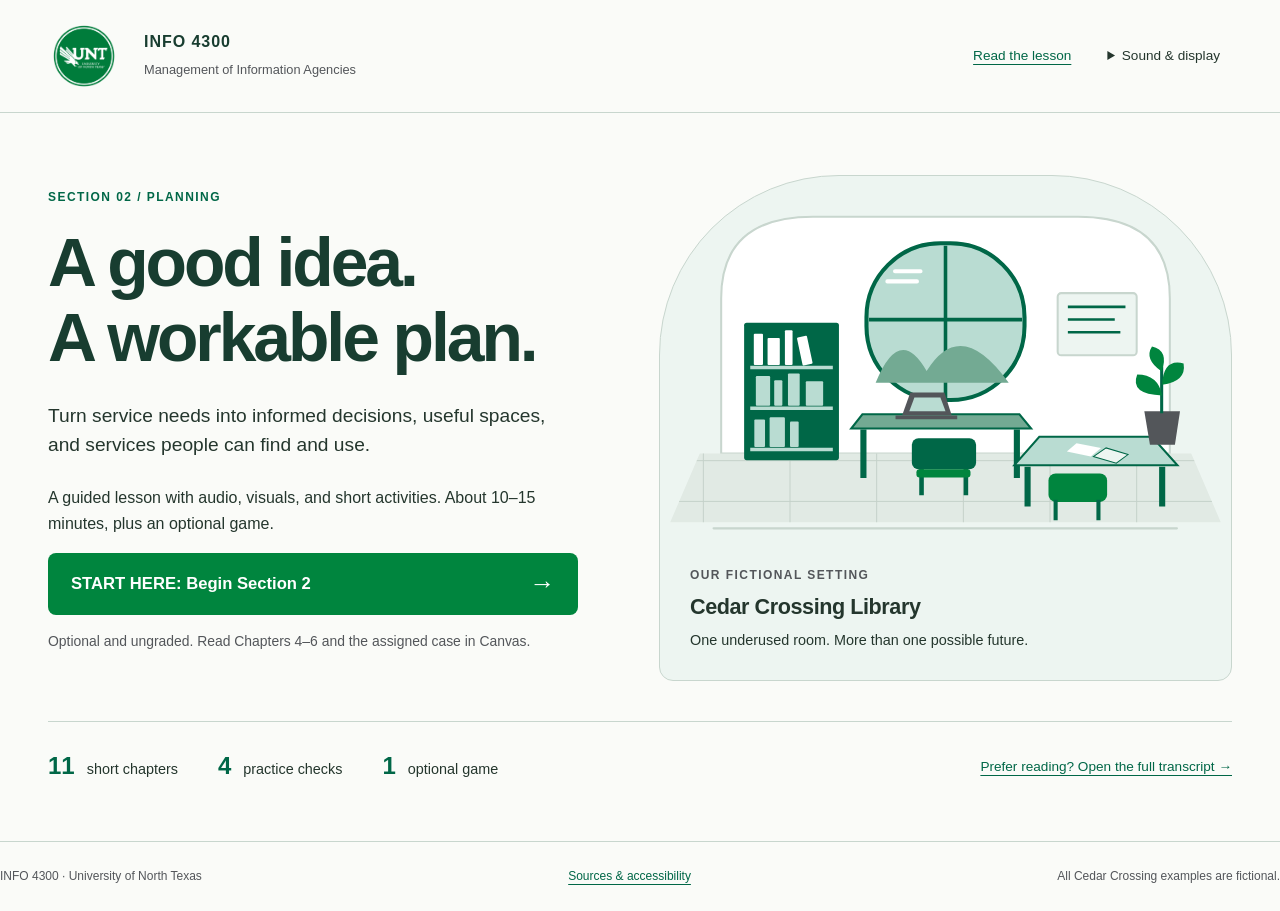
<file: index.html>
<!doctype html>
<html lang="en">
<head>
  <meta charset="utf-8">
  <meta name="viewport" content="width=device-width, initial-scale=1">
  <meta name="theme-color" content="#006747">
  <meta name="description" content="An optional INFO 4300 lesson on strategic planning, library facilities, and marketing. Recorded narration, practice, a full transcript, and Library Loot Drop.">
  <title>Section 2: Planning | INFO 4300</title>
  <link rel="stylesheet" href="styles.css">
  <script defer src="lesson-data.js"></script>
  <script defer src="audio-data.js"></script>
  <script defer src="app.js"></script>
</head>
<body>
<a class="skip-link" href="#main">Skip to main content</a>
<header class="site-header">
  <div class="identity"><img src="unt-circle-logo.png" width="72" height="72" alt="University of North Texas"><div><strong>INFO 4300</strong><span>Management of Information Agencies</span></div></div>
  <nav class="header-nav" aria-label="Resources"><a href="transcript.html">Read the lesson</a><details class="settings"><summary>Sound &amp; display</summary><div><label><input type="checkbox" id="mute-all"> Mute narration</label><label for="narration-volume">Narration volume</label><input id="narration-volume" type="range" min="0" max="1" step="0.05" value="1"><label><input type="checkbox" id="reduce-motion"> Reduce motion</label><p>Audio starts only when you press Play. The game has separate sound controls.</p></div></details></nav>
</header>
<main id="main" tabindex="-1">
  <section id="home" class="home">
    <div class="hero-copy"><p class="eyebrow">SECTION 02 / PLANNING</p><h1>A good idea.<br>A workable plan.</h1><p class="hero-intro">Turn service needs into informed decisions, useful spaces, and services people can find and use.</p><p class="start-description">A guided lesson with audio, visuals, and short activities. About 10–15 minutes, plus an optional game.</p><button id="start" class="button primary start">START HERE: Begin Section 2 <span aria-hidden="true">→</span></button><p class="small hero-note">Optional and ungraded. Read Chapters 4–6 and the assigned case in Canvas.</p></div>
    <figure class="hero-art"><img src="cedar-crossing.svg" width="1120" height="760" alt="Illustration of Cedar Crossing’s room with a window, bookshelves, a quiet desk, and a shared table. Different activities compete for one flexible space."><figcaption><span class="small-label">OUR FICTIONAL SETTING</span><strong>Cedar Crossing Library</strong><span>One underused room. More than one possible future.</span></figcaption></figure>
    <div class="home-bottom"><span><b>11</b> short chapters</span><span><b>4</b> practice checks</span><span><b>1</b> optional game</span><a href="transcript.html">Prefer reading? Open the full transcript →</a></div>
  </section>
  <section id="lesson" class="lesson-shell" hidden aria-label="Guided lesson">
    <aside class="lesson-menu"><p class="eyebrow">YOUR ROUTE</p><nav aria-label="Lesson chapters" id="chapter-nav"></nav><button class="text-button" id="go-home">← Lesson home</button><a class="text-link" href="transcript.html">Full reading alternative</a><button class="text-button" id="jump-game">Optional game →</button></aside>
    <div class="lesson-main"><div class="mobile-chapters"><label for="chapter-select">Jump to chapter</label><select id="chapter-select"></select></div>
      <div class="lesson-meta"><span id="chapter-kicker" class="eyebrow"></span><span id="progress-text"></span></div><progress id="lesson-progress" max="11" value="1" aria-label="Current chapter position"></progress>
      <h1 id="chapter-title" tabindex="-1"></h1>
      <ol id="route" class="route" aria-label="Planning cycle"></ol>
      <p class="route-note">An original organizing diagram. Evaluation feeds the next decision.</p>
      <section class="media-panel" aria-label="Recorded narration"><div class="audio-row"><audio id="narration" controls preload="metadata" aria-label="Chapter narration"></audio><button id="replay" class="compact">Replay</button><label class="speed-label" for="speed">Speed <select id="speed"><option value="0.75">0.75×</option><option value="1" selected>1×</option><option value="1.25">1.25×</option><option value="1.5">1.5×</option><option value="2">2×</option></select></label></div><div id="media-error" role="status" hidden>Audio is unavailable. You can read this chapter below or open the full transcript.</div><div class="caption-row"><span class="small-label">CAPTIONS</span><button id="toggle-captions" class="text-button" aria-pressed="true">Hide captions</button></div><p id="captions" class="captions" aria-live="off">Press Play to hear this chapter. Captions appear here.</p><p class="audio-credit">Recorded AI narration · Kokoro Heart · <a id="download-audio" href="#" download>Download chapter audio</a></p></section>
      <div id="visual" class="visual"></div>
      <p class="takeaway" id="takeaway"></p>
      <div id="practice-slot"></div>
      <details class="read-chapter" id="chapter-transcript"><summary>Read this chapter</summary><div id="chapter-text"></div><p><a id="caption-download" href="#" download>Download timed captions (VTT)</a></p></details>
      <details class="explore"><summary>Explore more</summary><div id="explore-content"></div></details>
      <div class="lesson-pagination"><button id="previous" class="button secondary">← Back</button><span id="page-label"></span><button id="next" class="button primary">Next →</button></div>
    </div>
  </section>
  <section id="game" class="game-section" hidden aria-labelledby="game-heading" tabindex="-1">
    <div class="game-heading-row"><div><p class="eyebrow">OPTIONAL / ABOUT 2 MINUTES</p><h1 id="game-heading" tabindex="-1">Library Loot Drop</h1></div><button id="skip-game" class="button secondary">Skip game</button></div>
    <p class="game-intro">Catch a statement in the right basket. A little library knowledge, a few golden books, and absolutely no overdue fines.</p>
    <div class="game-settings"><fieldset><legend>Choose your pace</legend><label><input type="radio" name="game-mode" value="timed" checked> Timed drop</label><label><input type="radio" name="game-mode" value="untimed"> Untimed cards</label></fieldset><label><input type="checkbox" id="game-shortcuts" checked> Use 1, 2, 3 keys when the game has focus</label><button id="game-sound" class="compact" aria-pressed="false">Sounds off</button></div>
    <div class="game-toolbar"><span>Score <b id="score">0</b></span><span>Lives <b id="lives">3</b></span><span>Streak <b id="streak">0</b></span><span>Best on this device <b id="best">0</b></span></div>
    <div id="game-board" class="game-board" tabindex="0" aria-label="Library Loot Drop play area. Choose True, False, or It depends.">
      <div class="game-board-top"><span id="round-label">Ready to shelve a few ideas?</span><span id="clock" aria-hidden="true"></span></div>
      <div id="drop-zone" class="drop-zone"><div id="book-card" class="book-card"><span id="gold-label" class="small-label">START WITH A PRACTICE TURN</span><p id="statement">Choose timed or untimed mode, then start. Questions pause for feedback after every answer.</p></div></div>
      <div id="baskets" class="baskets"><button data-basket="0" disabled><span class="basket-number" aria-hidden="true">1</span>True</button><button data-basket="1" disabled><span class="basket-number" aria-hidden="true">2</span>False</button><button data-basket="2" disabled><span class="basket-number" aria-hidden="true">3</span>It depends</button></div>
      <div id="game-feedback" class="game-feedback" role="status"></div>
      <div class="game-actions"><button id="game-start" class="button primary">Start practice</button><button id="game-continue" class="button primary" hidden>Continue →</button><button id="game-pause" class="button secondary" disabled>Pause</button><button id="game-restart" class="text-button">Restart</button></div>
    </div><p class="small">Learning content is the same in both modes. Personal bests are kept separately. No account, shared leaderboard, or course grade.</p><div id="game-announcement" class="sr-only" aria-live="polite"></div>
  </section>
  <section id="finish" class="finish" hidden><p class="eyebrow">TAKE IT INTO YOUR READING</p><h1 id="finish-title" tabindex="-1">Keep the plan connected.</h1><p>Purpose. Evidence. Decisions. Delivery. Evaluation.</p><p>Read Chapters 4–6 and <cite>For This We Get a Master’s Degree?</cite> in Canvas, then develop your own case analysis. Check Canvas for the current assignment requirements and deadline.</p><div class="finish-actions"><button id="review-case" class="button primary">Review case preparation</button><button id="replay-game" class="button secondary">Play the optional game</button><a href="transcript.html">Read the full lesson</a></div><p class="small">This optional resource does not record course completion or award credit.</p></section>
</main>
<footer><span>INFO 4300 · University of North Texas</span><a href="sources.html">Sources &amp; accessibility</a><span>All Cedar Crossing examples are fictional.</span></footer>
<noscript><div class="noscript">The guided activities need JavaScript. <a href="transcript.html">Read the complete lesson and activity explanations</a> or play the chapter recordings from the transcript.</div></noscript>
</body>
</html>
</file>
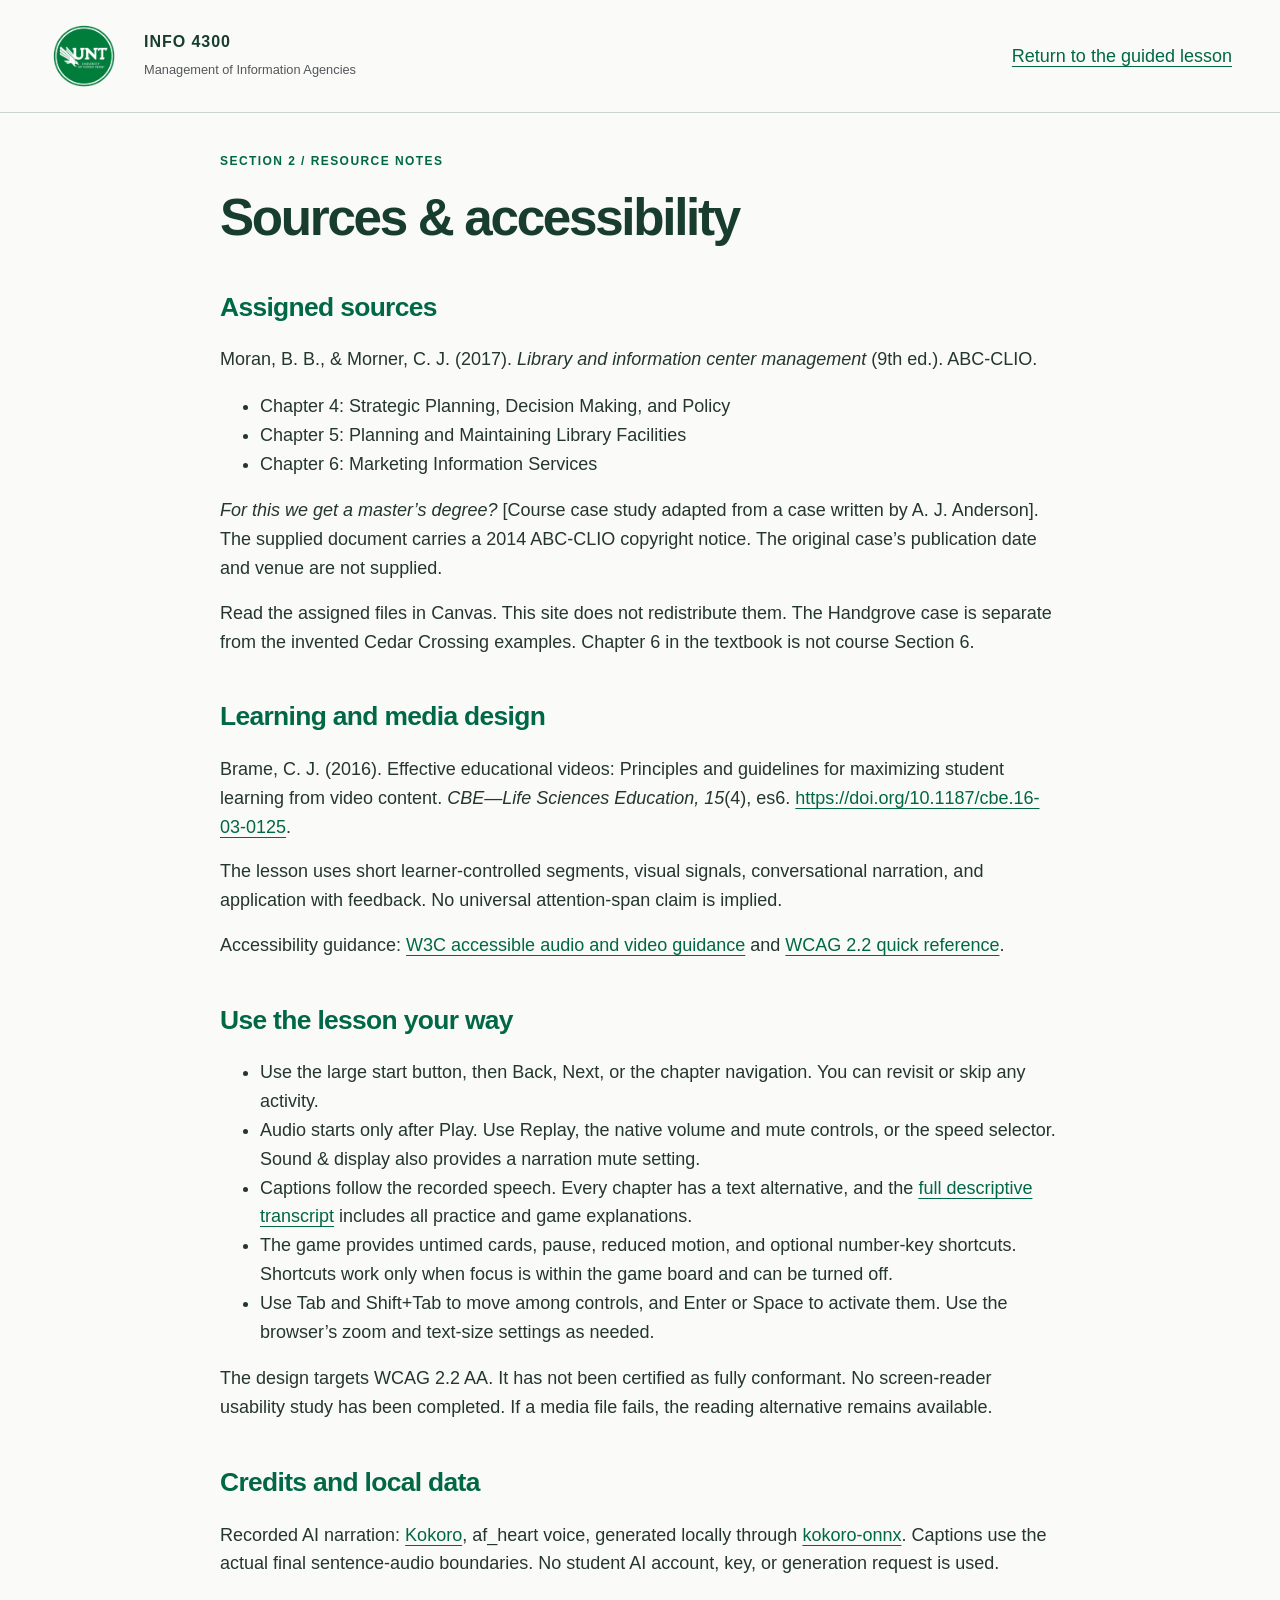
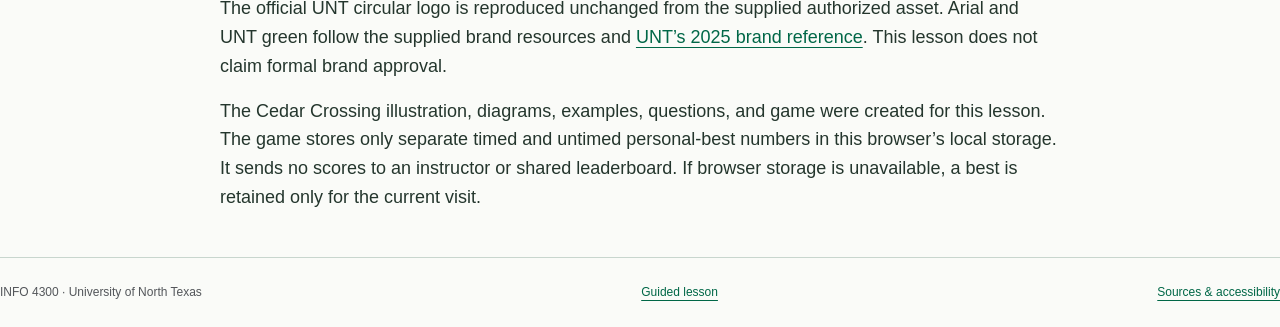
<file: sources.html>
<!doctype html><html lang="en"><head><meta charset="utf-8"><meta name="viewport" content="width=device-width, initial-scale=1"><link rel="stylesheet" href="styles.css"><title>Sources and accessibility | INFO 4300</title></head><body><a class="skip-link" href="#reading">Skip to content</a><header class="site-header"><div class="identity"><img src="unt-circle-logo.png" alt="University of North Texas" width="72" height="72"><div><strong>INFO 4300</strong><span>Management of Information Agencies</span></div></div><a href="index.html">Return to the guided lesson</a></header><main id="reading" class="reading-page"><p class="eyebrow">SECTION 2 / RESOURCE NOTES</p><h1>Sources &amp; accessibility</h1><section><h2>Assigned sources</h2><p>Moran, B. B., &amp; Morner, C. J. (2017). <cite>Library and information center management</cite> (9th ed.). ABC-CLIO.</p><ul><li>Chapter 4: Strategic Planning, Decision Making, and Policy</li><li>Chapter 5: Planning and Maintaining Library Facilities</li><li>Chapter 6: Marketing Information Services</li></ul><p><cite>For this we get a master’s degree?</cite> [Course case study adapted from a case written by A. J. Anderson]. The supplied document carries a 2014 ABC-CLIO copyright notice. The original case’s publication date and venue are not supplied.</p><p>Read the assigned files in Canvas. This site does not redistribute them. The Handgrove case is separate from the invented Cedar Crossing examples. Chapter 6 in the textbook is not course Section 6.</p></section><section><h2>Learning and media design</h2><p>Brame, C. J. (2016). Effective educational videos: Principles and guidelines for maximizing student learning from video content. <cite>CBE—Life Sciences Education, 15</cite>(4), es6. <a href="https://doi.org/10.1187/cbe.16-03-0125">https://doi.org/10.1187/cbe.16-03-0125</a>.</p><p>The lesson uses short learner-controlled segments, visual signals, conversational narration, and application with feedback. No universal attention-span claim is implied.</p><p>Accessibility guidance: <a href="https://www.w3.org/WAI/media/av/">W3C accessible audio and video guidance</a> and <a href="https://www.w3.org/WAI/WCAG22/quickref/">WCAG 2.2 quick reference</a>.</p></section><section><h2>Use the lesson your way</h2><ul><li>Use the large start button, then Back, Next, or the chapter navigation. You can revisit or skip any activity.</li><li>Audio starts only after Play. Use Replay, the native volume and mute controls, or the speed selector. Sound &amp; display also provides a narration mute setting.</li><li>Captions follow the recorded speech. Every chapter has a text alternative, and the <a href="transcript.html">full descriptive transcript</a> includes all practice and game explanations.</li><li>The game provides untimed cards, pause, reduced motion, and optional number-key shortcuts. Shortcuts work only when focus is within the game board and can be turned off.</li><li>Use Tab and Shift+Tab to move among controls, and Enter or Space to activate them. Use the browser’s zoom and text-size settings as needed.</li></ul><p>The design targets WCAG 2.2 AA. It has not been certified as fully conformant. No screen-reader usability study has been completed. If a media file fails, the reading alternative remains available.</p></section><section><h2>Credits and local data</h2><p>Recorded AI narration: <a href="https://huggingface.co/hexgrad/Kokoro-82M">Kokoro</a>, af_heart voice, generated locally through <a href="https://github.com/thewh1teagle/kokoro-onnx">kokoro-onnx</a>. Captions use the actual final sentence-audio boundaries. No student AI account, key, or generation request is used.</p><p>The official UNT circular logo is reproduced unchanged from the supplied authorized asset. Arial and UNT green follow the supplied brand resources and <a href="https://news.cvad.unt.edu/images/unt-brand-reference-guide-f2025.pdf">UNT’s 2025 brand reference</a>. This lesson does not claim formal brand approval.</p><p>The Cedar Crossing illustration, diagrams, examples, questions, and game were created for this lesson. The game stores only separate timed and untimed personal-best numbers in this browser’s local storage. It sends no scores to an instructor or shared leaderboard. If browser storage is unavailable, a best is retained only for the current visit.</p></section></main><footer><span>INFO 4300 · University of North Texas</span><a href="index.html">Guided lesson</a><a href="sources.html">Sources &amp; accessibility</a></footer></body></html>
</file>
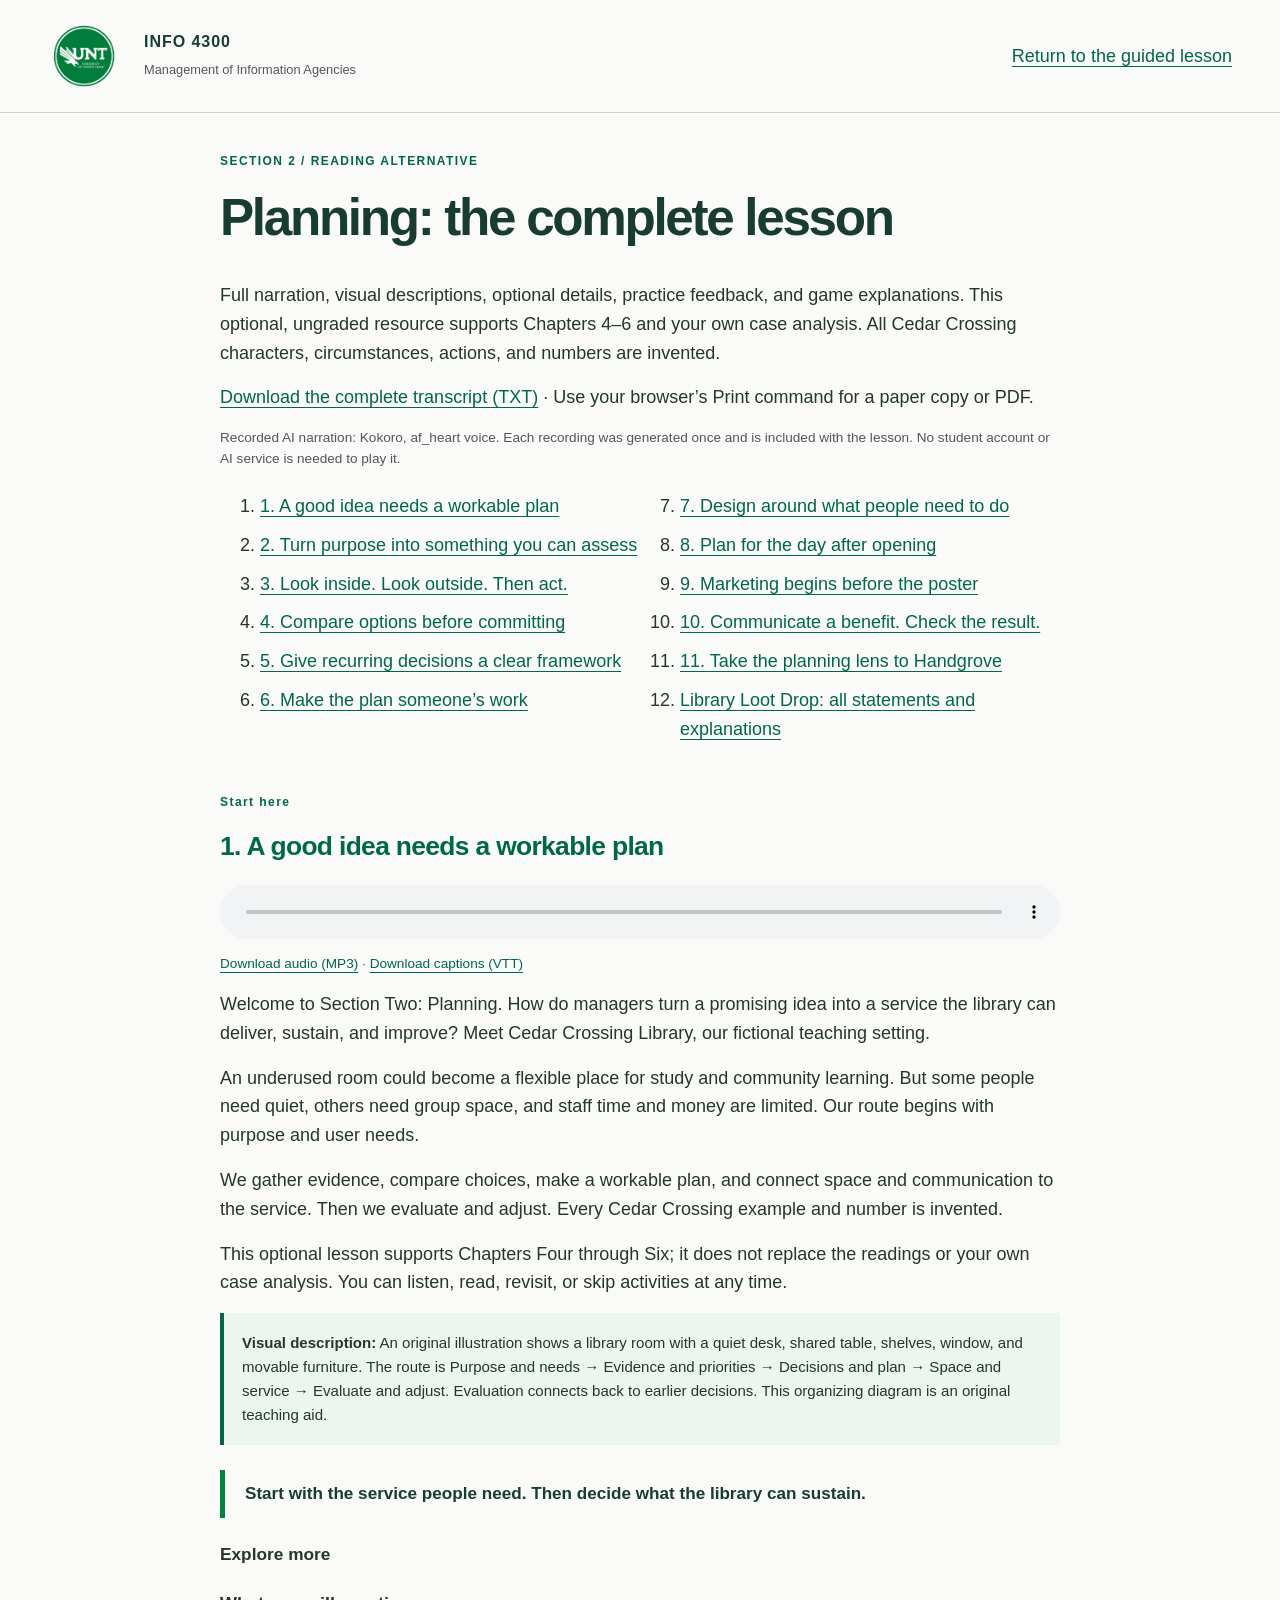
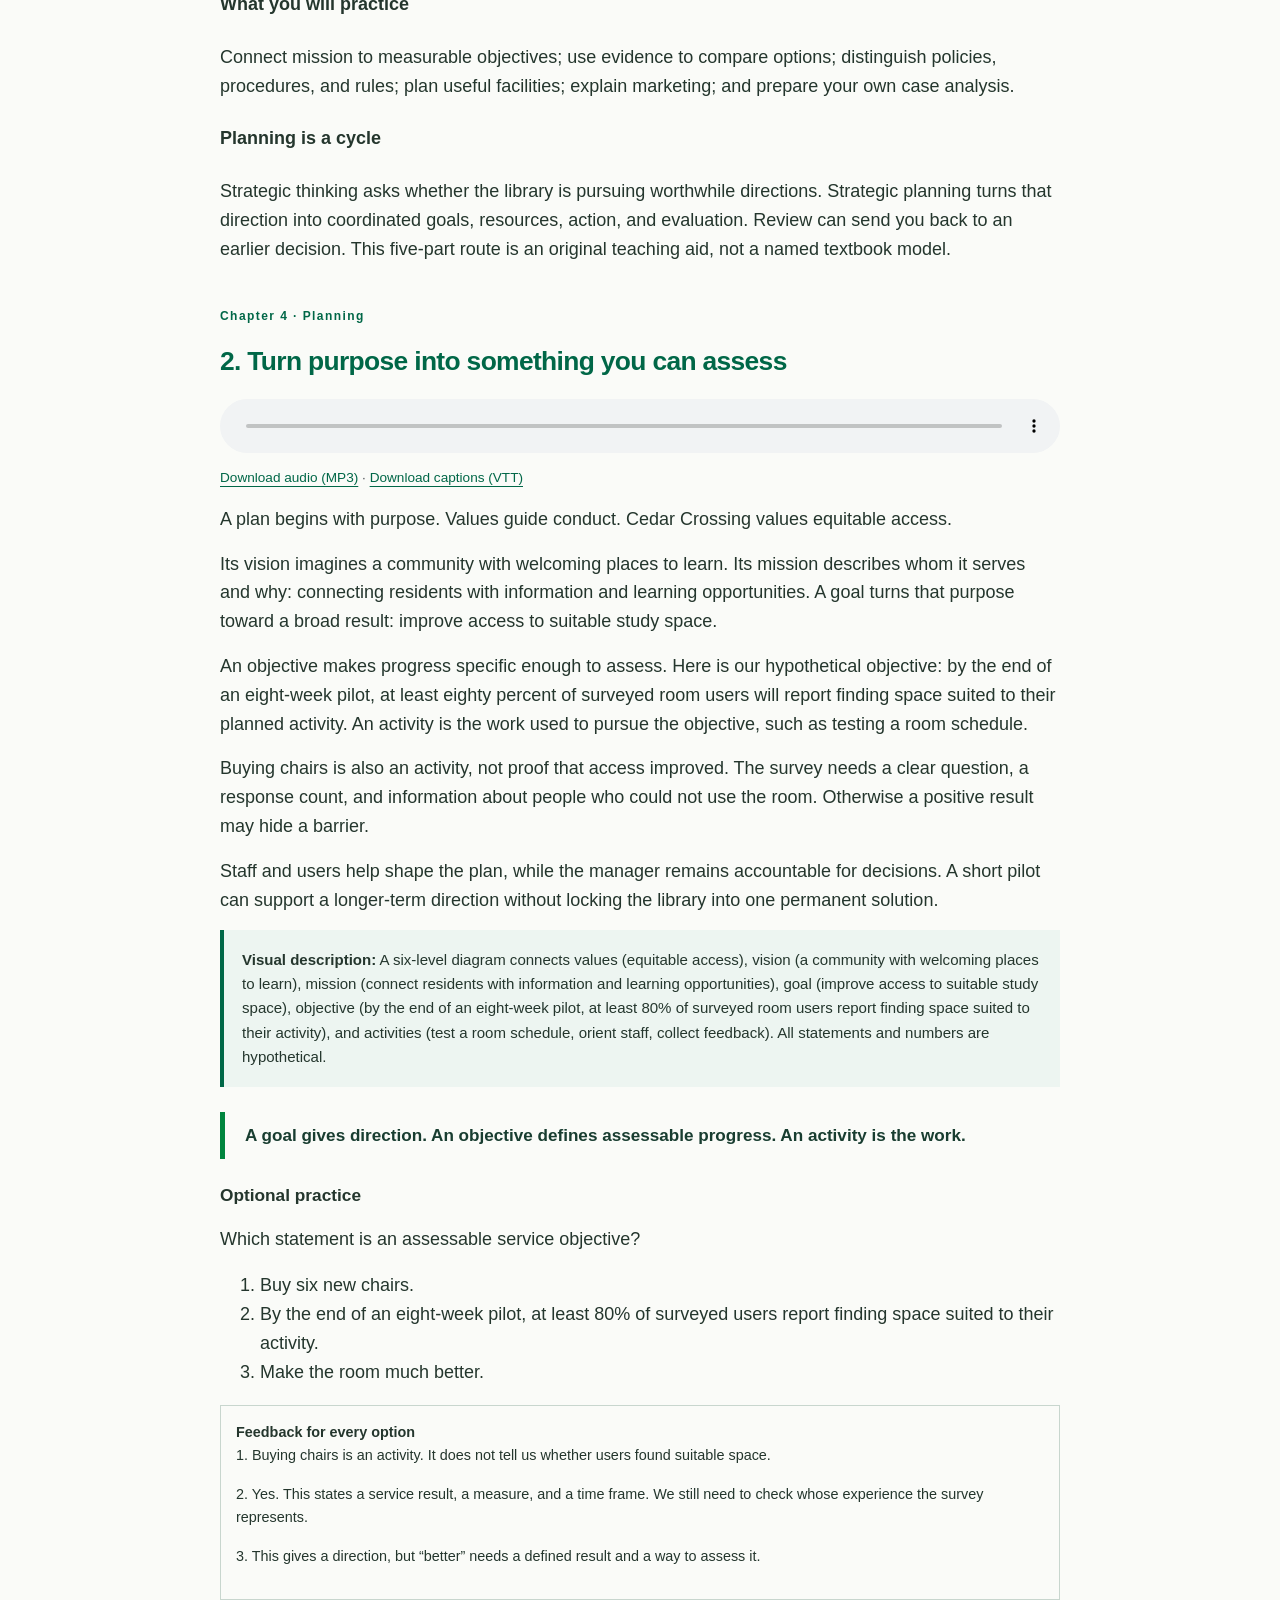
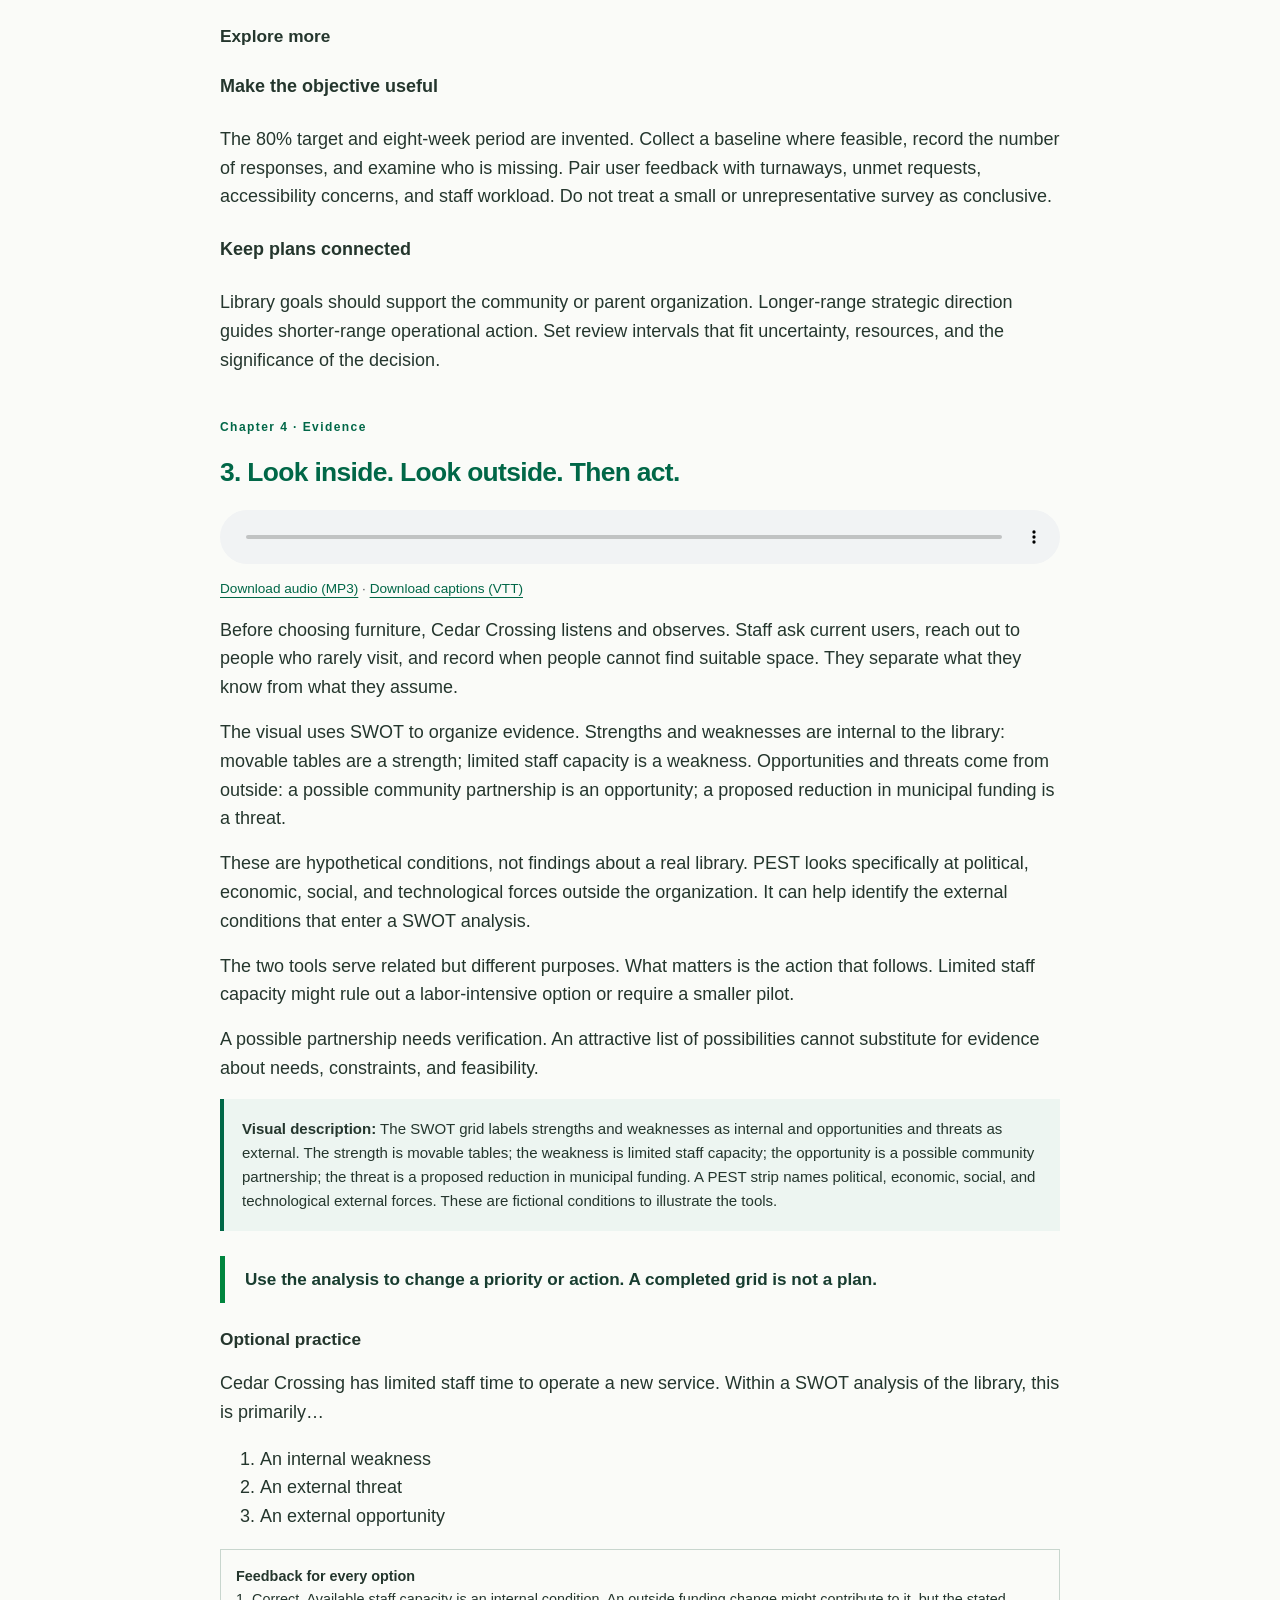
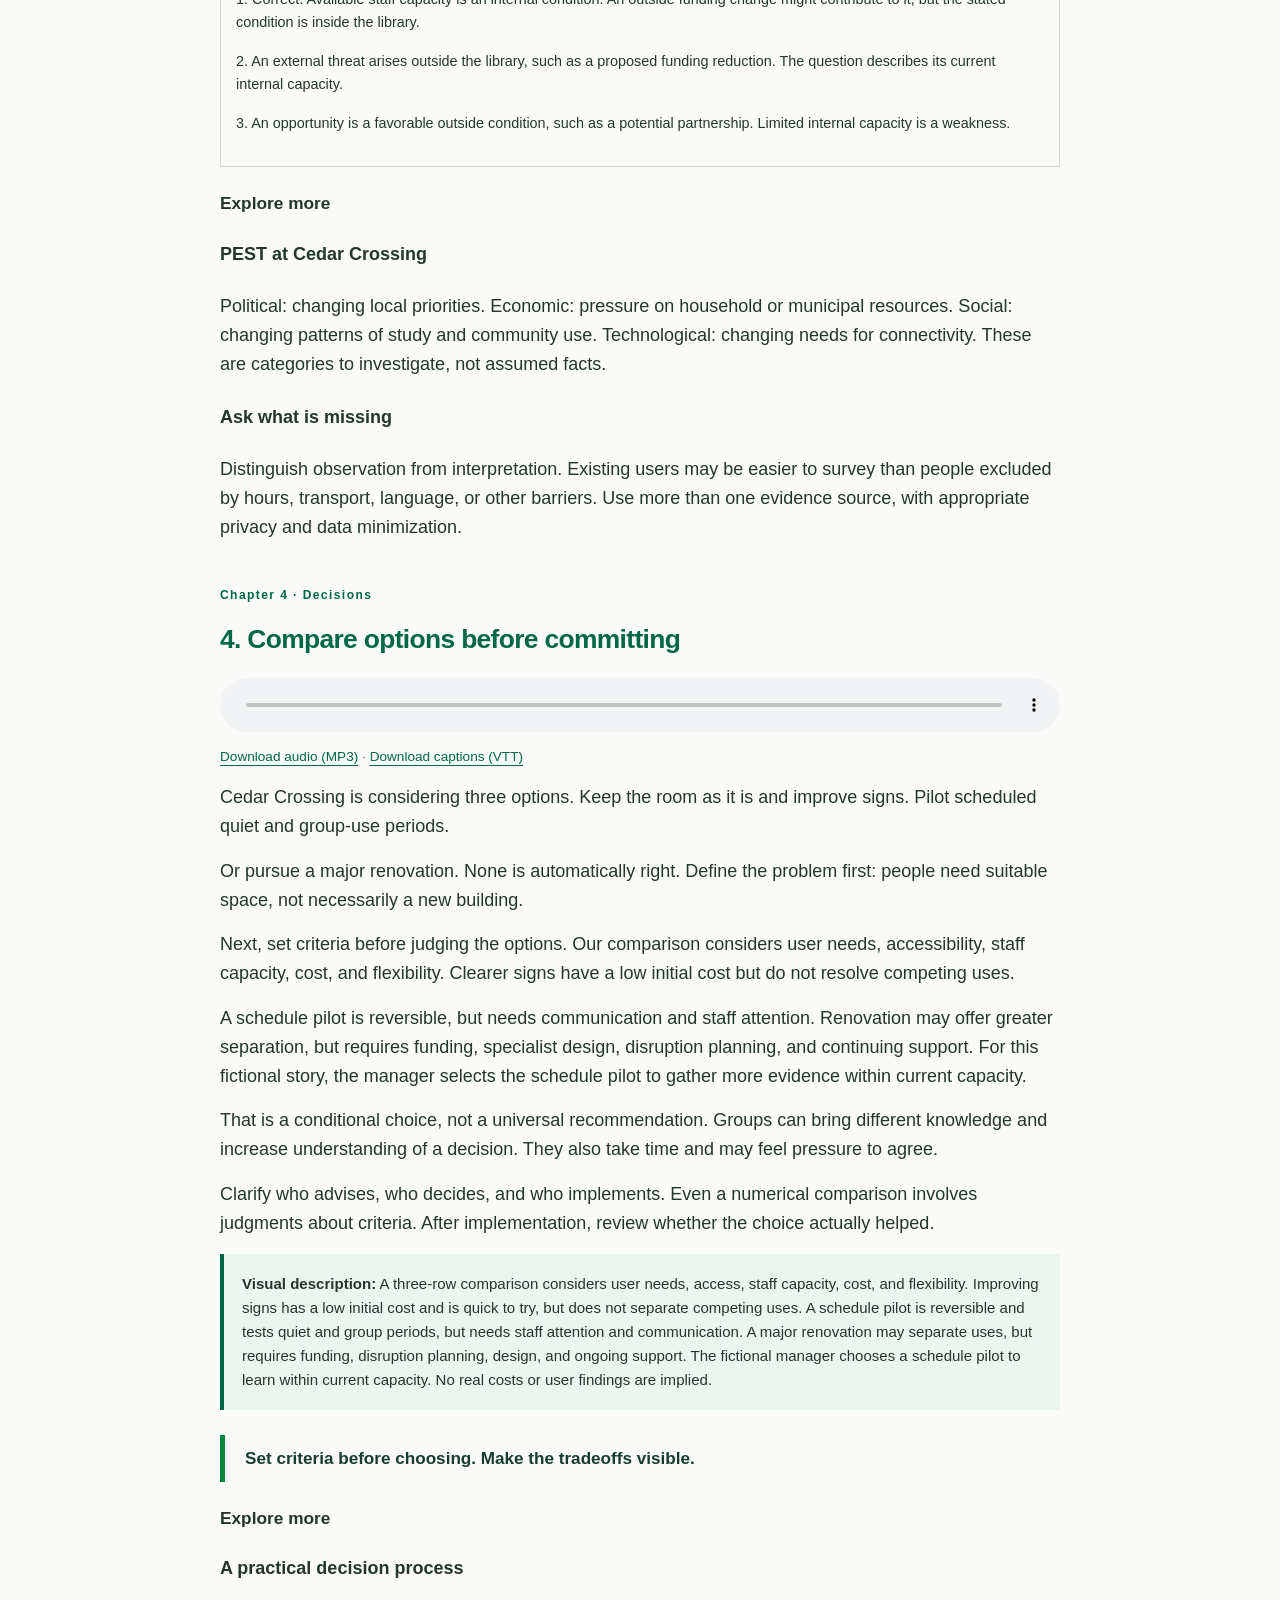
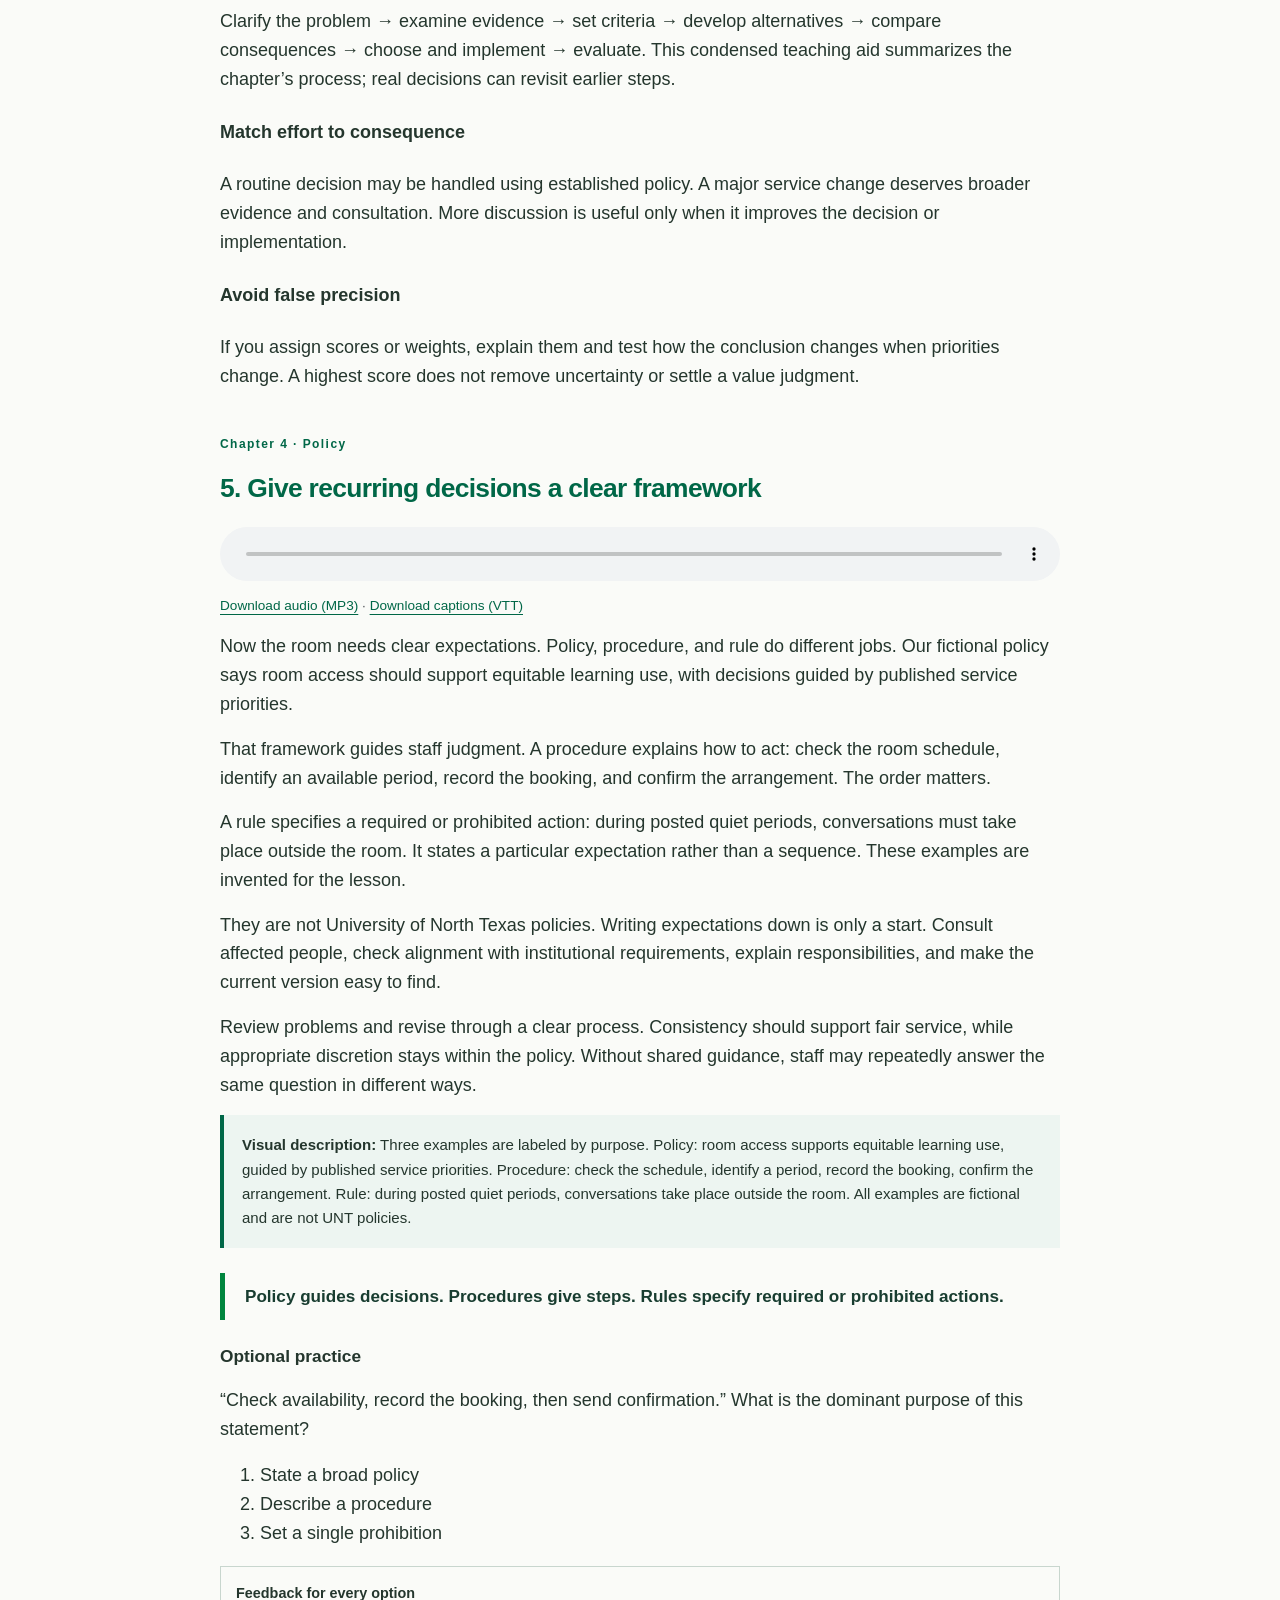
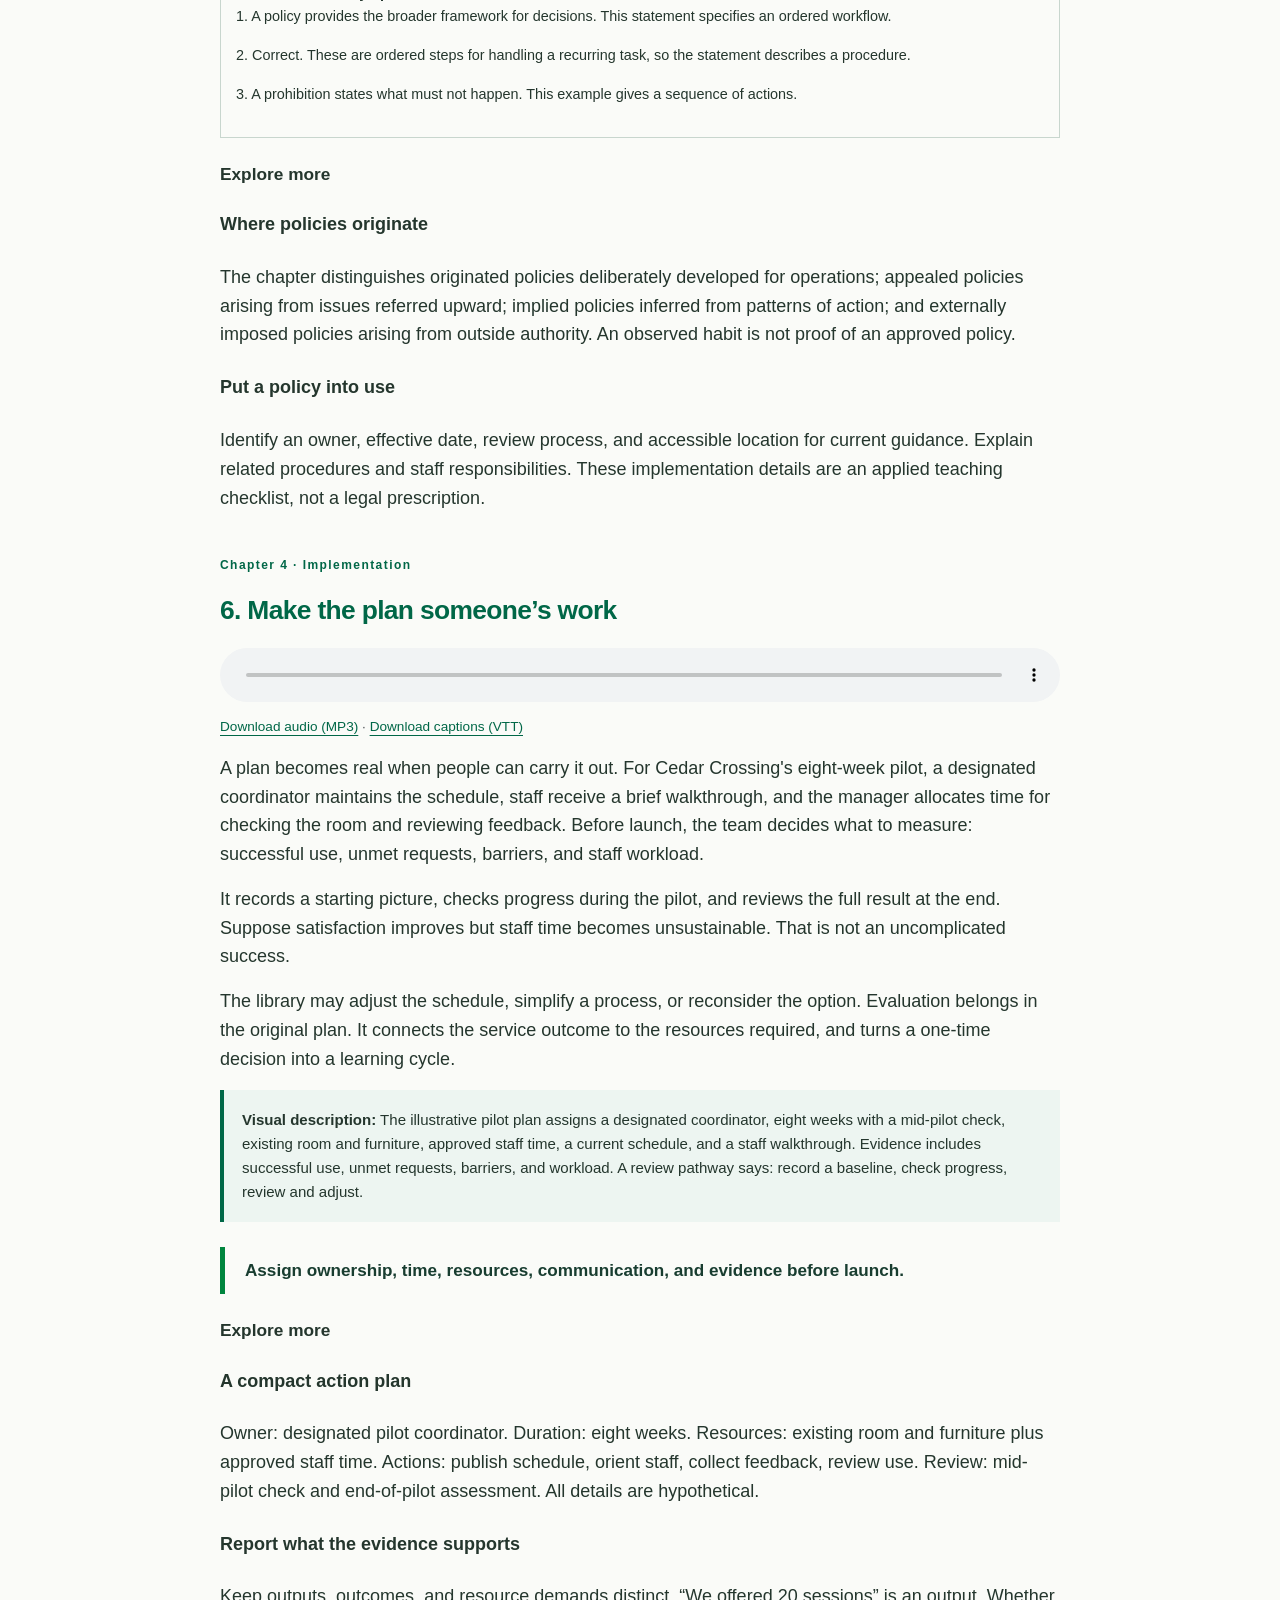
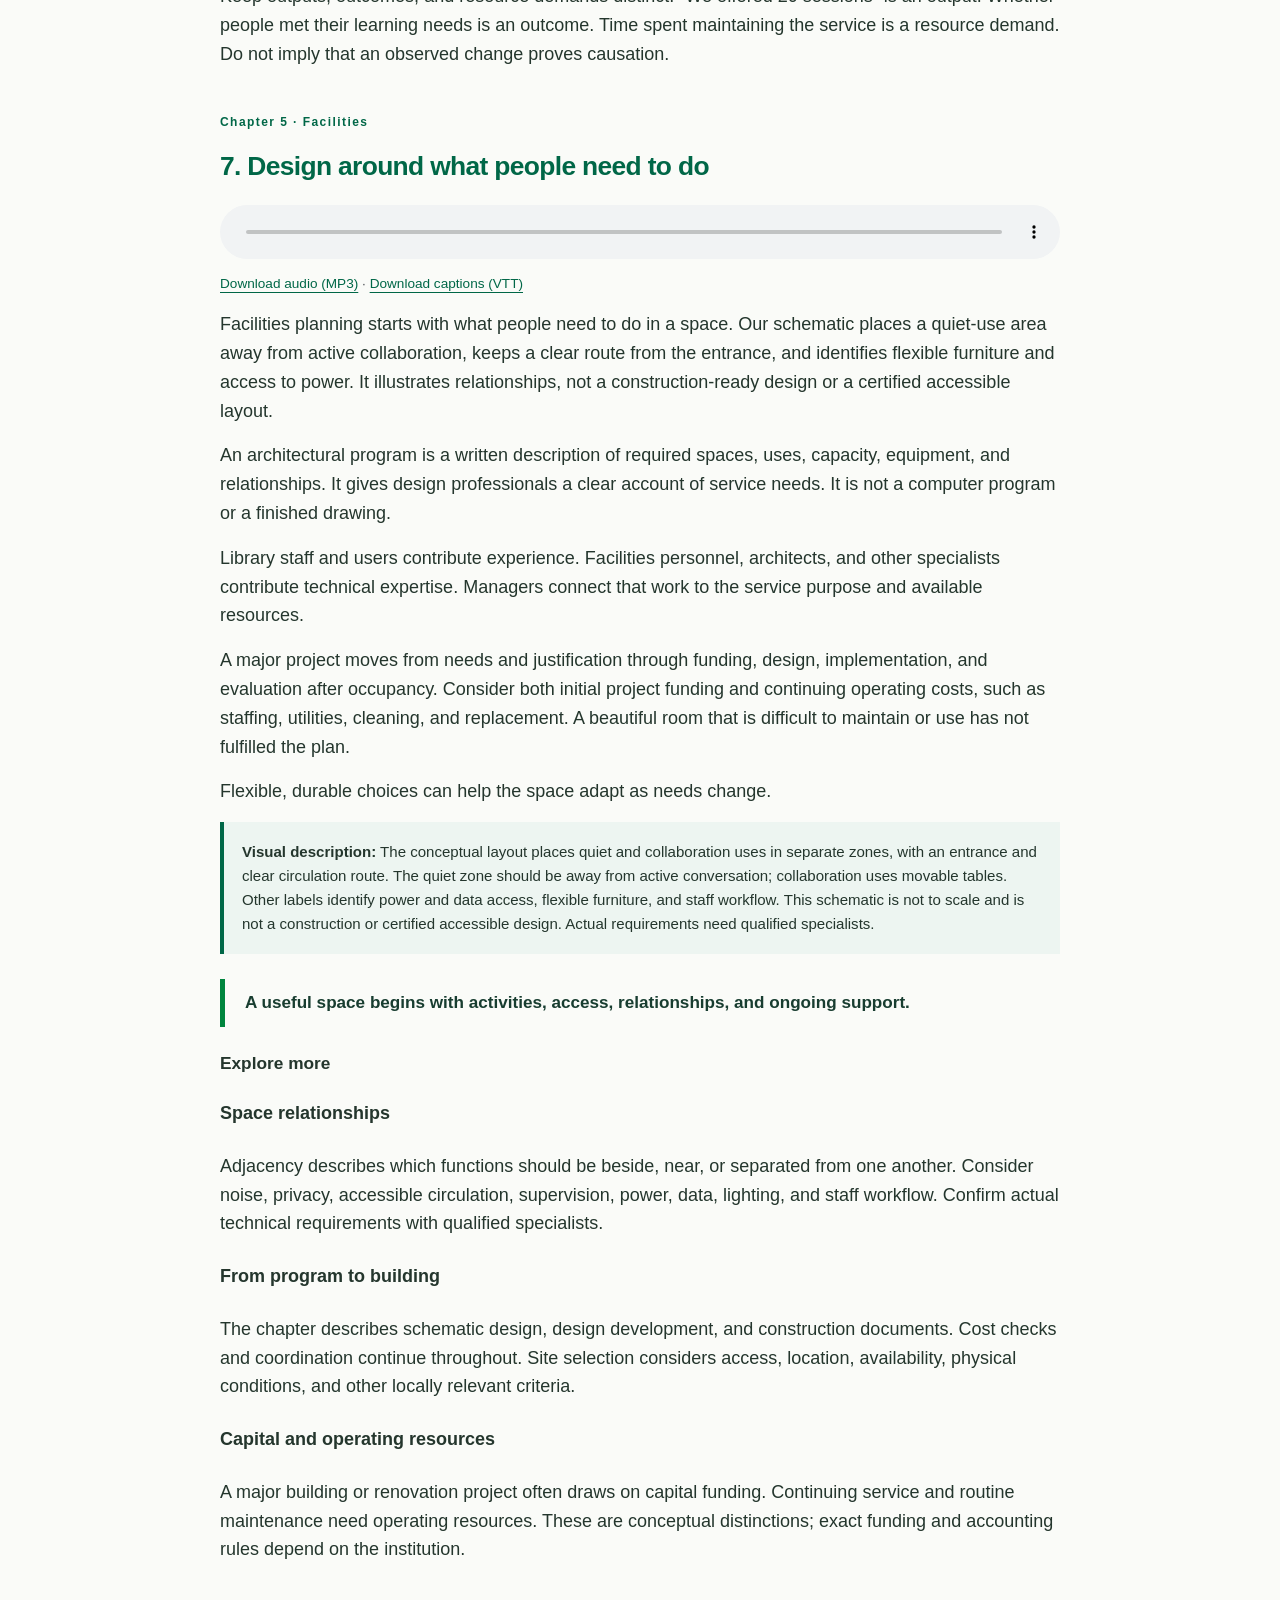
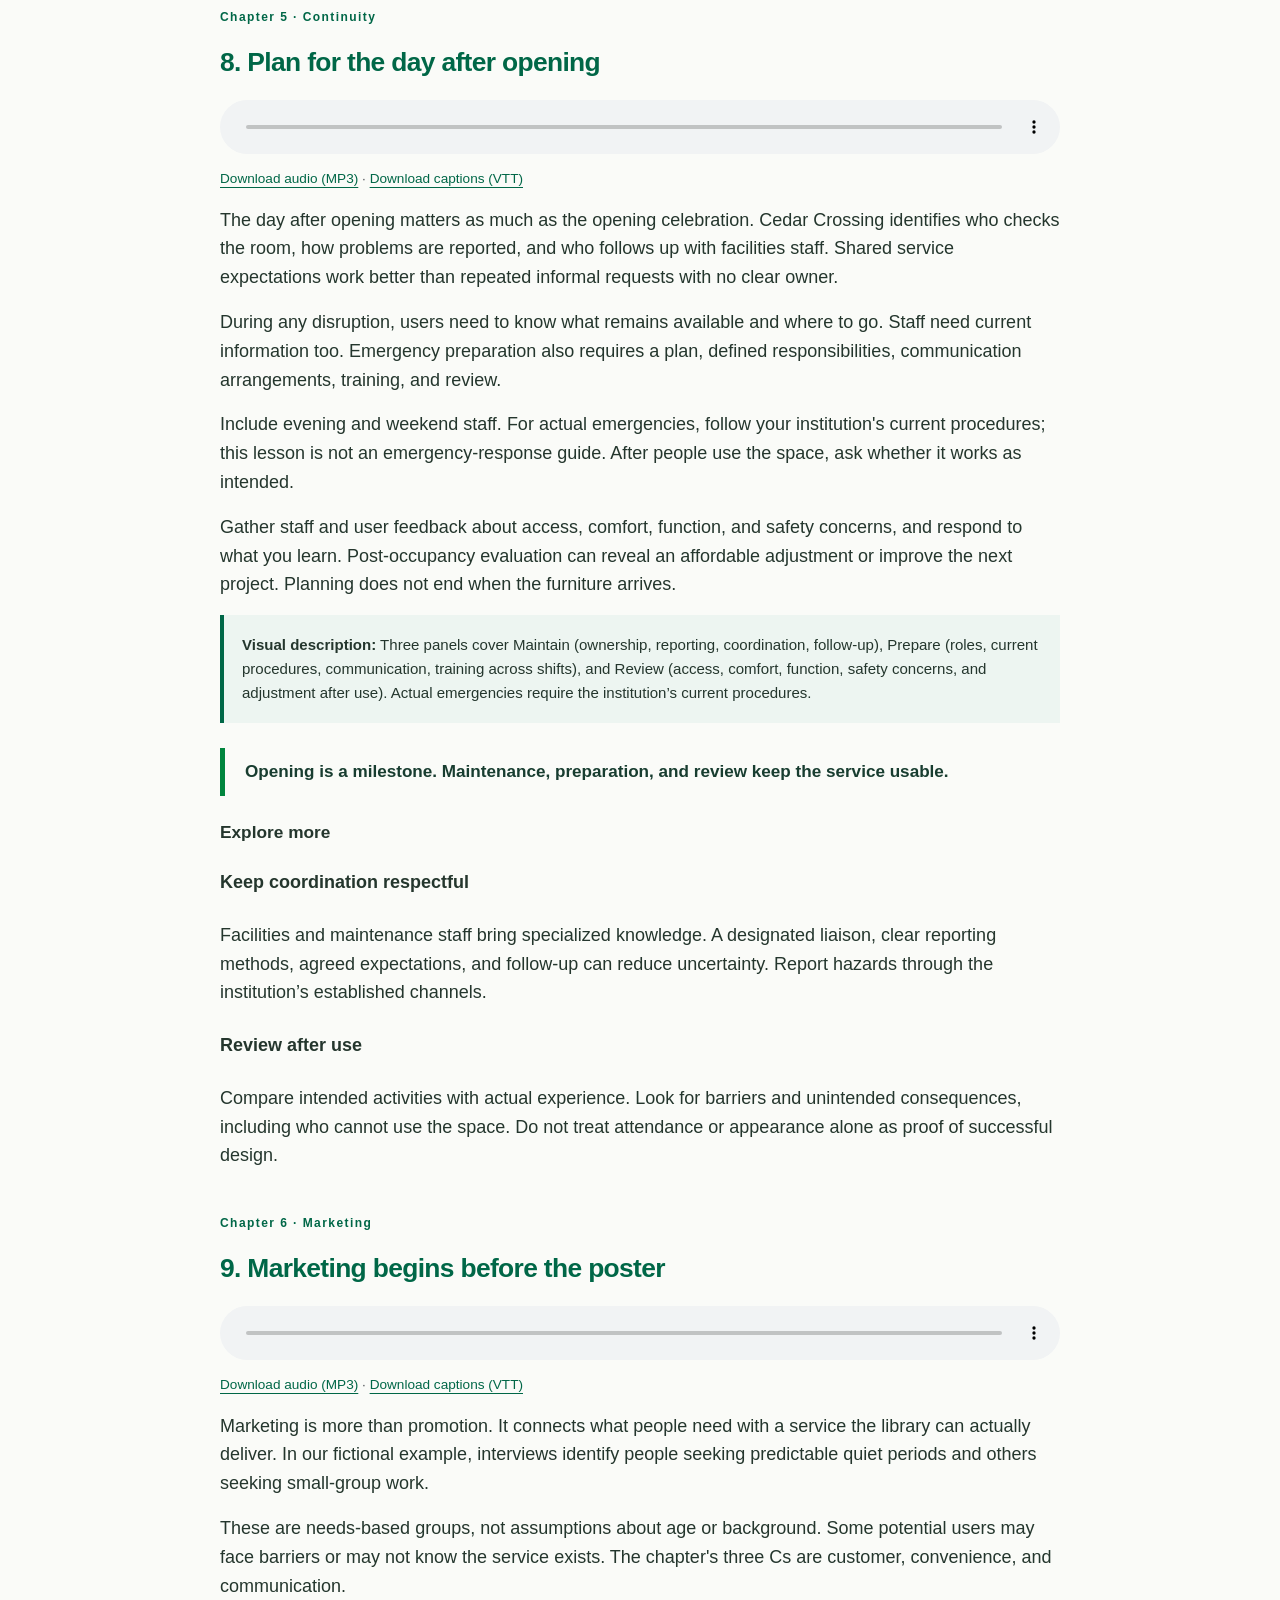
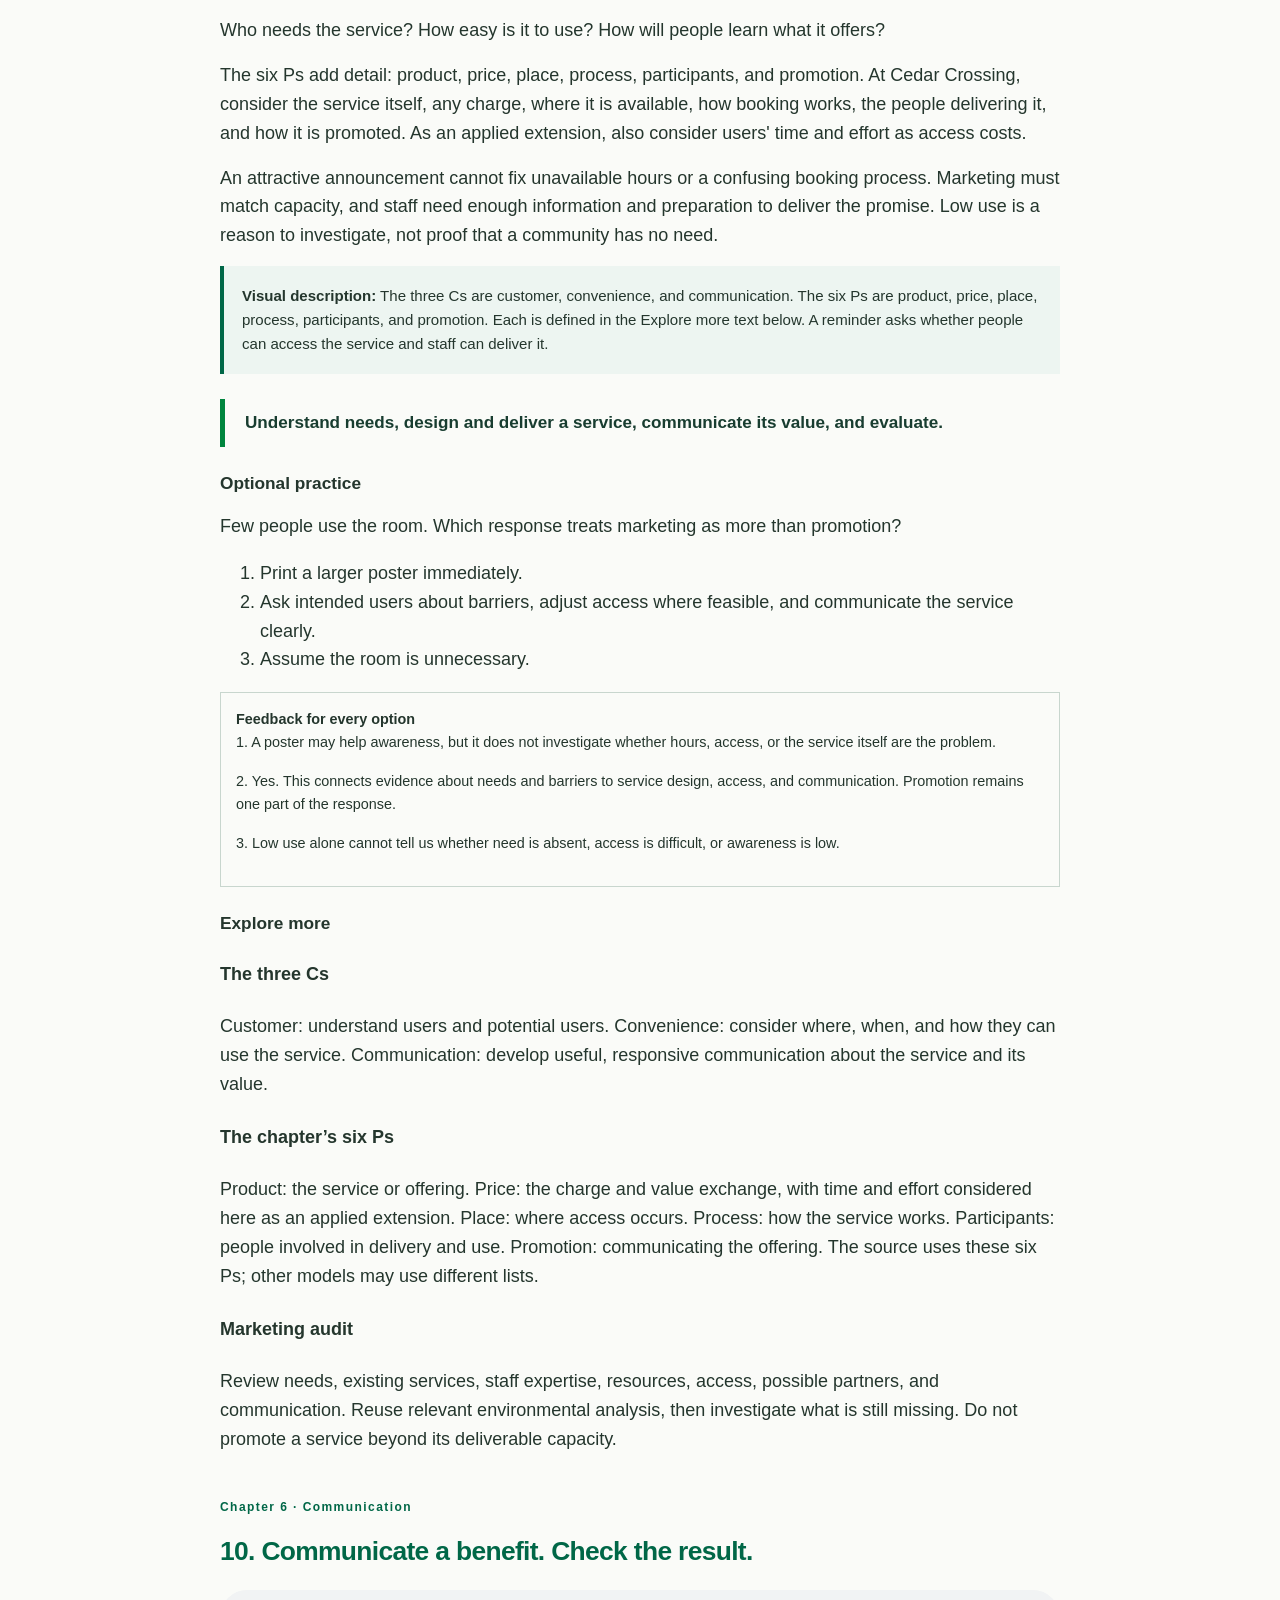
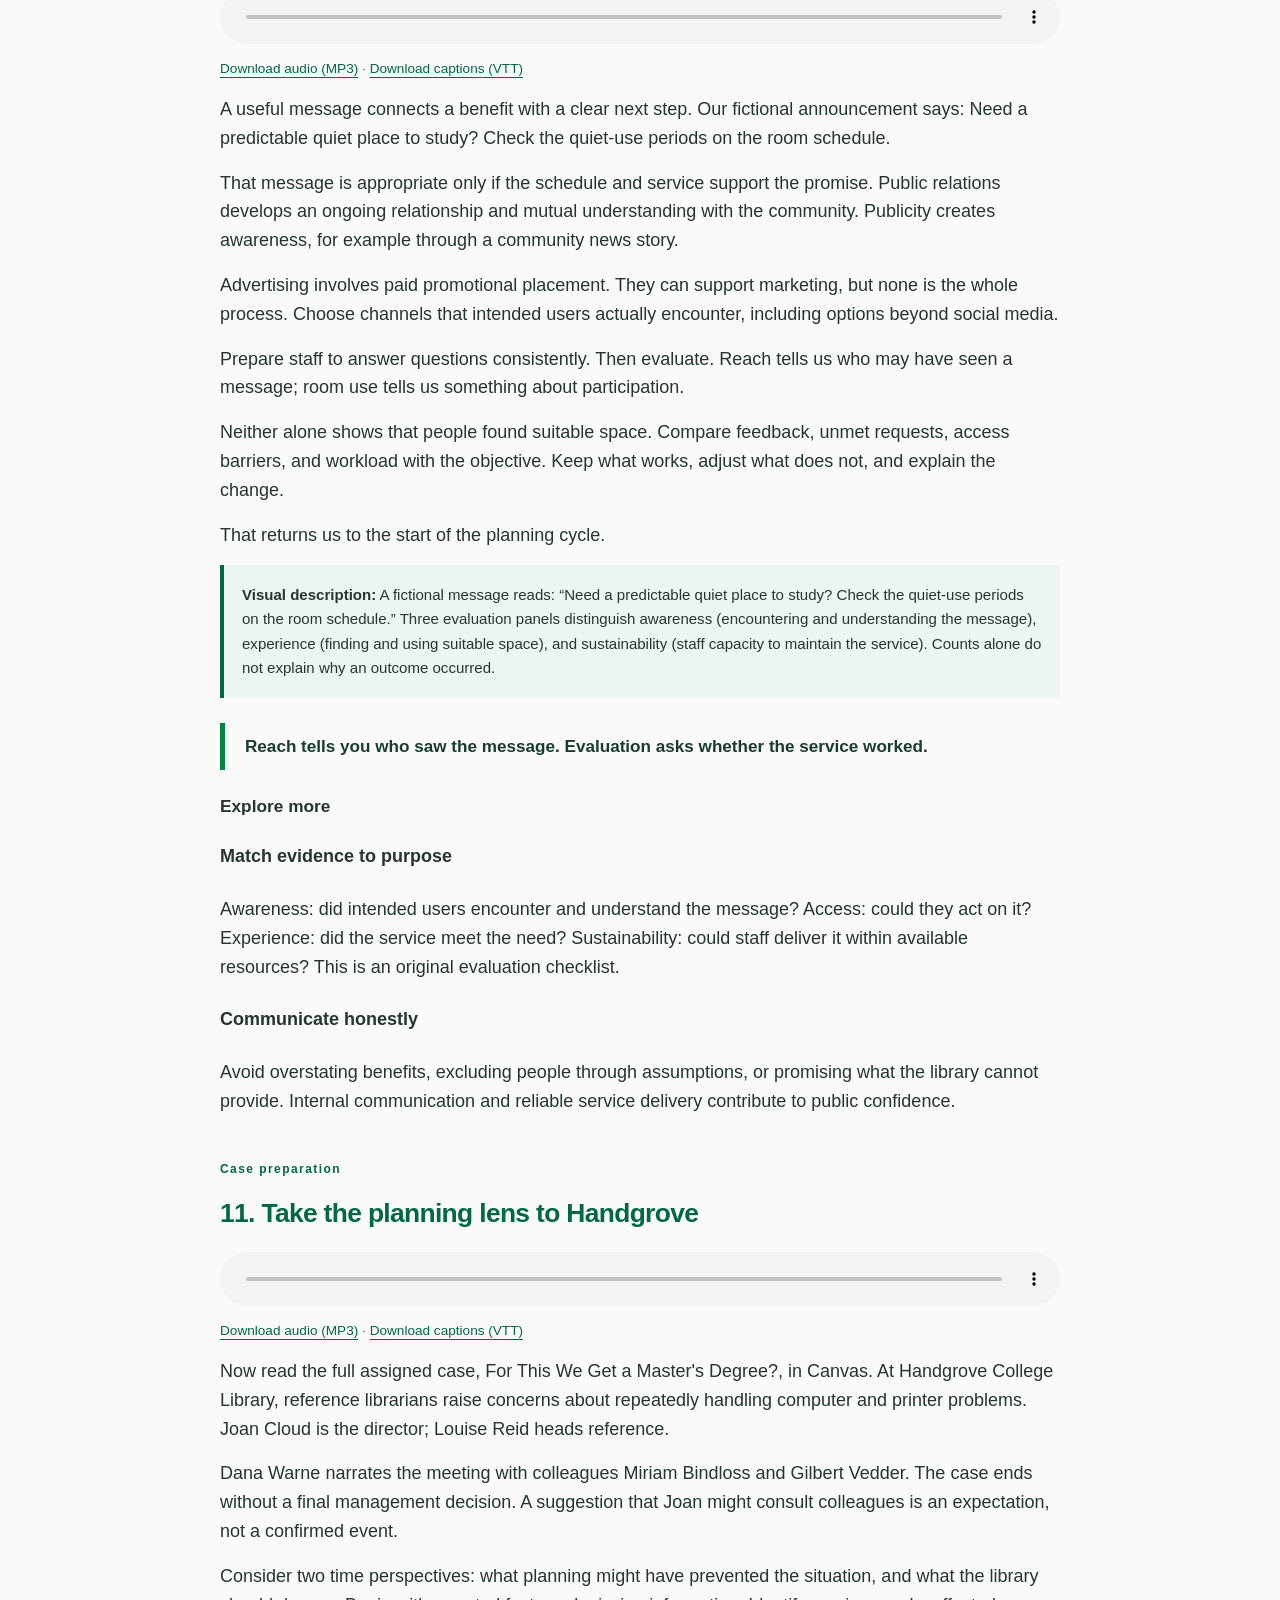
<file: transcript.html>
<!doctype html><html lang="en"><head><meta charset="utf-8"><meta name="viewport" content="width=device-width, initial-scale=1"><link rel="stylesheet" href="styles.css"><title>Section 2: Complete transcript | INFO 4300</title></head><body><a class="skip-link" href="#reading">Skip to content</a><header class="site-header"><div class="identity"><img src="unt-circle-logo.png" alt="University of North Texas" width="72" height="72"><div><strong>INFO 4300</strong><span>Management of Information Agencies</span></div></div><a href="index.html">Return to the guided lesson</a></header><main id="reading" class="reading-page"><p class="eyebrow">SECTION 2 / READING ALTERNATIVE</p><h1>Planning: the complete lesson</h1><p>Full narration, visual descriptions, optional details, practice feedback, and game explanations. This optional, ungraded resource supports Chapters 4–6 and your own case analysis. All Cedar Crossing characters, circumstances, actions, and numbers are invented.</p><p><a href="transcript.txt" download>Download the complete transcript (TXT)</a> · Use your browser’s Print command for a paper copy or PDF.</p><p class="small">Recorded AI narration: Kokoro, af_heart voice. Each recording was generated once and is included with the lesson. No student account or AI service is needed to play it.</p><nav aria-label="Transcript chapters"><ol class="reading-toc"><li><a href="#welcome">1. A good idea needs a workable plan</a></li><li><a href="#direction">2. Turn purpose into something you can assess</a></li><li><a href="#evidence">3. Look inside. Look outside. Then act.</a></li><li><a href="#decisions">4. Compare options before committing</a></li><li><a href="#policy">5. Give recurring decisions a clear framework</a></li><li><a href="#implementation">6. Make the plan someone’s work</a></li><li><a href="#facilities">7. Design around what people need to do</a></li><li><a href="#maintenance">8. Plan for the day after opening</a></li><li><a href="#marketing">9. Marketing begins before the poster</a></li><li><a href="#evaluation">10. Communicate a benefit. Check the result.</a></li><li><a href="#case">11. Take the planning lens to Handgrove</a></li><li><a href="#game-explanations">Library Loot Drop: all statements and explanations</a></li></ol></nav><section id="welcome"><p class="eyebrow">Start here</p><h2>1. A good idea needs a workable plan</h2><audio controls preload="none" aria-label="Narration for A good idea needs a workable plan" src="narration-welcome.mp3"></audio><p class="small"><a href="narration-welcome.mp3" download>Download audio (MP3)</a> · <a href="narration-welcome.vtt" download>Download captions (VTT)</a></p><p>Welcome to Section Two: Planning. How do managers turn a promising idea into a service the library can deliver, sustain, and improve? Meet Cedar Crossing Library, our fictional teaching setting.</p><p>An underused room could become a flexible place for study and community learning. But some people need quiet, others need group space, and staff time and money are limited. Our route begins with purpose and user needs.</p><p>We gather evidence, compare choices, make a workable plan, and connect space and communication to the service. Then we evaluate and adjust. Every Cedar Crossing example and number is invented.</p><p>This optional lesson supports Chapters Four through Six; it does not replace the readings or your own case analysis. You can listen, read, revisit, or skip activities at any time.</p><div class="visual-description"><strong>Visual description:</strong> An original illustration shows a library room with a quiet desk, shared table, shelves, window, and movable furniture. The route is Purpose and needs → Evidence and priorities → Decisions and plan → Space and service → Evaluate and adjust. Evaluation connects back to earlier decisions. This organizing diagram is an original teaching aid.</div><p class="takeaway">Start with the service people need. Then decide what the library can sustain.</p><h3>Explore more</h3><h4>What you will practice</h4><p>Connect mission to measurable objectives; use evidence to compare options; distinguish policies, procedures, and rules; plan useful facilities; explain marketing; and prepare your own case analysis.</p><h4>Planning is a cycle</h4><p>Strategic thinking asks whether the library is pursuing worthwhile directions. Strategic planning turns that direction into coordinated goals, resources, action, and evaluation. Review can send you back to an earlier decision. This five-part route is an original teaching aid, not a named textbook model.</p></section><section id="direction"><p class="eyebrow">Chapter 4 · Planning</p><h2>2. Turn purpose into something you can assess</h2><audio controls preload="none" aria-label="Narration for Turn purpose into something you can assess" src="narration-direction.mp3"></audio><p class="small"><a href="narration-direction.mp3" download>Download audio (MP3)</a> · <a href="narration-direction.vtt" download>Download captions (VTT)</a></p><p>A plan begins with purpose. Values guide conduct. Cedar Crossing values equitable access.</p><p>Its vision imagines a community with welcoming places to learn. Its mission describes whom it serves and why: connecting residents with information and learning opportunities. A goal turns that purpose toward a broad result: improve access to suitable study space.</p><p>An objective makes progress specific enough to assess. Here is our hypothetical objective: by the end of an eight-week pilot, at least eighty percent of surveyed room users will report finding space suited to their planned activity. An activity is the work used to pursue the objective, such as testing a room schedule.</p><p>Buying chairs is also an activity, not proof that access improved. The survey needs a clear question, a response count, and information about people who could not use the room. Otherwise a positive result may hide a barrier.</p><p>Staff and users help shape the plan, while the manager remains accountable for decisions. A short pilot can support a longer-term direction without locking the library into one permanent solution.</p><div class="visual-description"><strong>Visual description:</strong> A six-level diagram connects values (equitable access), vision (a community with welcoming places to learn), mission (connect residents with information and learning opportunities), goal (improve access to suitable study space), objective (by the end of an eight-week pilot, at least 80% of surveyed room users report finding space suited to their activity), and activities (test a room schedule, orient staff, collect feedback). All statements and numbers are hypothetical.</div><p class="takeaway">A goal gives direction. An objective defines assessable progress. An activity is the work.</p><h3>Optional practice</h3><p>Which statement is an assessable service objective?</p><ol><li>Buy six new chairs.</li><li>By the end of an eight-week pilot, at least 80% of surveyed users report finding space suited to their activity.</li><li>Make the room much better.</li></ol><div class="reading-answer"><strong>Feedback for every option</strong><p>1. Buying chairs is an activity. It does not tell us whether users found suitable space.</p><p>2. Yes. This states a service result, a measure, and a time frame. We still need to check whose experience the survey represents.</p><p>3. This gives a direction, but “better” needs a defined result and a way to assess it.</p></div><h3>Explore more</h3><h4>Make the objective useful</h4><p>The 80% target and eight-week period are invented. Collect a baseline where feasible, record the number of responses, and examine who is missing. Pair user feedback with turnaways, unmet requests, accessibility concerns, and staff workload. Do not treat a small or unrepresentative survey as conclusive.</p><h4>Keep plans connected</h4><p>Library goals should support the community or parent organization. Longer-range strategic direction guides shorter-range operational action. Set review intervals that fit uncertainty, resources, and the significance of the decision.</p></section><section id="evidence"><p class="eyebrow">Chapter 4 · Evidence</p><h2>3. Look inside. Look outside. Then act.</h2><audio controls preload="none" aria-label="Narration for Look inside. Look outside. Then act." src="narration-evidence.mp3"></audio><p class="small"><a href="narration-evidence.mp3" download>Download audio (MP3)</a> · <a href="narration-evidence.vtt" download>Download captions (VTT)</a></p><p>Before choosing furniture, Cedar Crossing listens and observes. Staff ask current users, reach out to people who rarely visit, and record when people cannot find suitable space. They separate what they know from what they assume.</p><p>The visual uses SWOT to organize evidence. Strengths and weaknesses are internal to the library: movable tables are a strength; limited staff capacity is a weakness. Opportunities and threats come from outside: a possible community partnership is an opportunity; a proposed reduction in municipal funding is a threat.</p><p>These are hypothetical conditions, not findings about a real library. PEST looks specifically at political, economic, social, and technological forces outside the organization. It can help identify the external conditions that enter a SWOT analysis.</p><p>The two tools serve related but different purposes. What matters is the action that follows. Limited staff capacity might rule out a labor-intensive option or require a smaller pilot.</p><p>A possible partnership needs verification. An attractive list of possibilities cannot substitute for evidence about needs, constraints, and feasibility.</p><div class="visual-description"><strong>Visual description:</strong> The SWOT grid labels strengths and weaknesses as internal and opportunities and threats as external. The strength is movable tables; the weakness is limited staff capacity; the opportunity is a possible community partnership; the threat is a proposed reduction in municipal funding. A PEST strip names political, economic, social, and technological external forces. These are fictional conditions to illustrate the tools.</div><p class="takeaway">Use the analysis to change a priority or action. A completed grid is not a plan.</p><h3>Optional practice</h3><p>Cedar Crossing has limited staff time to operate a new service. Within a SWOT analysis of the library, this is primarily…</p><ol><li>An internal weakness</li><li>An external threat</li><li>An external opportunity</li></ol><div class="reading-answer"><strong>Feedback for every option</strong><p>1. Correct. Available staff capacity is an internal condition. An outside funding change might contribute to it, but the stated condition is inside the library.</p><p>2. An external threat arises outside the library, such as a proposed funding reduction. The question describes its current internal capacity.</p><p>3. An opportunity is a favorable outside condition, such as a potential partnership. Limited internal capacity is a weakness.</p></div><h3>Explore more</h3><h4>PEST at Cedar Crossing</h4><p>Political: changing local priorities. Economic: pressure on household or municipal resources. Social: changing patterns of study and community use. Technological: changing needs for connectivity. These are categories to investigate, not assumed facts.</p><h4>Ask what is missing</h4><p>Distinguish observation from interpretation. Existing users may be easier to survey than people excluded by hours, transport, language, or other barriers. Use more than one evidence source, with appropriate privacy and data minimization.</p></section><section id="decisions"><p class="eyebrow">Chapter 4 · Decisions</p><h2>4. Compare options before committing</h2><audio controls preload="none" aria-label="Narration for Compare options before committing" src="narration-decisions.mp3"></audio><p class="small"><a href="narration-decisions.mp3" download>Download audio (MP3)</a> · <a href="narration-decisions.vtt" download>Download captions (VTT)</a></p><p>Cedar Crossing is considering three options. Keep the room as it is and improve signs. Pilot scheduled quiet and group-use periods.</p><p>Or pursue a major renovation. None is automatically right. Define the problem first: people need suitable space, not necessarily a new building.</p><p>Next, set criteria before judging the options. Our comparison considers user needs, accessibility, staff capacity, cost, and flexibility. Clearer signs have a low initial cost but do not resolve competing uses.</p><p>A schedule pilot is reversible, but needs communication and staff attention. Renovation may offer greater separation, but requires funding, specialist design, disruption planning, and continuing support. For this fictional story, the manager selects the schedule pilot to gather more evidence within current capacity.</p><p>That is a conditional choice, not a universal recommendation. Groups can bring different knowledge and increase understanding of a decision. They also take time and may feel pressure to agree.</p><p>Clarify who advises, who decides, and who implements. Even a numerical comparison involves judgments about criteria. After implementation, review whether the choice actually helped.</p><div class="visual-description"><strong>Visual description:</strong> A three-row comparison considers user needs, access, staff capacity, cost, and flexibility. Improving signs has a low initial cost and is quick to try, but does not separate competing uses. A schedule pilot is reversible and tests quiet and group periods, but needs staff attention and communication. A major renovation may separate uses, but requires funding, disruption planning, design, and ongoing support. The fictional manager chooses a schedule pilot to learn within current capacity. No real costs or user findings are implied.</div><p class="takeaway">Set criteria before choosing. Make the tradeoffs visible.</p><h3>Explore more</h3><h4>A practical decision process</h4><p>Clarify the problem → examine evidence → set criteria → develop alternatives → compare consequences → choose and implement → evaluate. This condensed teaching aid summarizes the chapter’s process; real decisions can revisit earlier steps.</p><h4>Match effort to consequence</h4><p>A routine decision may be handled using established policy. A major service change deserves broader evidence and consultation. More discussion is useful only when it improves the decision or implementation.</p><h4>Avoid false precision</h4><p>If you assign scores or weights, explain them and test how the conclusion changes when priorities change. A highest score does not remove uncertainty or settle a value judgment.</p></section><section id="policy"><p class="eyebrow">Chapter 4 · Policy</p><h2>5. Give recurring decisions a clear framework</h2><audio controls preload="none" aria-label="Narration for Give recurring decisions a clear framework" src="narration-policy.mp3"></audio><p class="small"><a href="narration-policy.mp3" download>Download audio (MP3)</a> · <a href="narration-policy.vtt" download>Download captions (VTT)</a></p><p>Now the room needs clear expectations. Policy, procedure, and rule do different jobs. Our fictional policy says room access should support equitable learning use, with decisions guided by published service priorities.</p><p>That framework guides staff judgment. A procedure explains how to act: check the room schedule, identify an available period, record the booking, and confirm the arrangement. The order matters.</p><p>A rule specifies a required or prohibited action: during posted quiet periods, conversations must take place outside the room. It states a particular expectation rather than a sequence. These examples are invented for the lesson.</p><p>They are not University of North Texas policies. Writing expectations down is only a start. Consult affected people, check alignment with institutional requirements, explain responsibilities, and make the current version easy to find.</p><p>Review problems and revise through a clear process. Consistency should support fair service, while appropriate discretion stays within the policy. Without shared guidance, staff may repeatedly answer the same question in different ways.</p><div class="visual-description"><strong>Visual description:</strong> Three examples are labeled by purpose. Policy: room access supports equitable learning use, guided by published service priorities. Procedure: check the schedule, identify a period, record the booking, confirm the arrangement. Rule: during posted quiet periods, conversations take place outside the room. All examples are fictional and are not UNT policies.</div><p class="takeaway">Policy guides decisions. Procedures give steps. Rules specify required or prohibited actions.</p><h3>Optional practice</h3><p>“Check availability, record the booking, then send confirmation.” What is the dominant purpose of this statement?</p><ol><li>State a broad policy</li><li>Describe a procedure</li><li>Set a single prohibition</li></ol><div class="reading-answer"><strong>Feedback for every option</strong><p>1. A policy provides the broader framework for decisions. This statement specifies an ordered workflow.</p><p>2. Correct. These are ordered steps for handling a recurring task, so the statement describes a procedure.</p><p>3. A prohibition states what must not happen. This example gives a sequence of actions.</p></div><h3>Explore more</h3><h4>Where policies originate</h4><p>The chapter distinguishes originated policies deliberately developed for operations; appealed policies arising from issues referred upward; implied policies inferred from patterns of action; and externally imposed policies arising from outside authority. An observed habit is not proof of an approved policy.</p><h4>Put a policy into use</h4><p>Identify an owner, effective date, review process, and accessible location for current guidance. Explain related procedures and staff responsibilities. These implementation details are an applied teaching checklist, not a legal prescription.</p></section><section id="implementation"><p class="eyebrow">Chapter 4 · Implementation</p><h2>6. Make the plan someone’s work</h2><audio controls preload="none" aria-label="Narration for Make the plan someone’s work" src="narration-implementation.mp3"></audio><p class="small"><a href="narration-implementation.mp3" download>Download audio (MP3)</a> · <a href="narration-implementation.vtt" download>Download captions (VTT)</a></p><p>A plan becomes real when people can carry it out. For Cedar Crossing&#x27;s eight-week pilot, a designated coordinator maintains the schedule, staff receive a brief walkthrough, and the manager allocates time for checking the room and reviewing feedback. Before launch, the team decides what to measure: successful use, unmet requests, barriers, and staff workload.</p><p>It records a starting picture, checks progress during the pilot, and reviews the full result at the end. Suppose satisfaction improves but staff time becomes unsustainable. That is not an uncomplicated success.</p><p>The library may adjust the schedule, simplify a process, or reconsider the option. Evaluation belongs in the original plan. It connects the service outcome to the resources required, and turns a one-time decision into a learning cycle.</p><div class="visual-description"><strong>Visual description:</strong> The illustrative pilot plan assigns a designated coordinator, eight weeks with a mid-pilot check, existing room and furniture, approved staff time, a current schedule, and a staff walkthrough. Evidence includes successful use, unmet requests, barriers, and workload. A review pathway says: record a baseline, check progress, review and adjust.</div><p class="takeaway">Assign ownership, time, resources, communication, and evidence before launch.</p><h3>Explore more</h3><h4>A compact action plan</h4><p>Owner: designated pilot coordinator. Duration: eight weeks. Resources: existing room and furniture plus approved staff time. Actions: publish schedule, orient staff, collect feedback, review use. Review: mid-pilot check and end-of-pilot assessment. All details are hypothetical.</p><h4>Report what the evidence supports</h4><p>Keep outputs, outcomes, and resource demands distinct. “We offered 20 sessions” is an output. Whether people met their learning needs is an outcome. Time spent maintaining the service is a resource demand. Do not imply that an observed change proves causation.</p></section><section id="facilities"><p class="eyebrow">Chapter 5 · Facilities</p><h2>7. Design around what people need to do</h2><audio controls preload="none" aria-label="Narration for Design around what people need to do" src="narration-facilities.mp3"></audio><p class="small"><a href="narration-facilities.mp3" download>Download audio (MP3)</a> · <a href="narration-facilities.vtt" download>Download captions (VTT)</a></p><p>Facilities planning starts with what people need to do in a space. Our schematic places a quiet-use area away from active collaboration, keeps a clear route from the entrance, and identifies flexible furniture and access to power. It illustrates relationships, not a construction-ready design or a certified accessible layout.</p><p>An architectural program is a written description of required spaces, uses, capacity, equipment, and relationships. It gives design professionals a clear account of service needs. It is not a computer program or a finished drawing.</p><p>Library staff and users contribute experience. Facilities personnel, architects, and other specialists contribute technical expertise. Managers connect that work to the service purpose and available resources.</p><p>A major project moves from needs and justification through funding, design, implementation, and evaluation after occupancy. Consider both initial project funding and continuing operating costs, such as staffing, utilities, cleaning, and replacement. A beautiful room that is difficult to maintain or use has not fulfilled the plan.</p><p>Flexible, durable choices can help the space adapt as needs change.</p><div class="visual-description"><strong>Visual description:</strong> The conceptual layout places quiet and collaboration uses in separate zones, with an entrance and clear circulation route. The quiet zone should be away from active conversation; collaboration uses movable tables. Other labels identify power and data access, flexible furniture, and staff workflow. This schematic is not to scale and is not a construction or certified accessible design. Actual requirements need qualified specialists.</div><p class="takeaway">A useful space begins with activities, access, relationships, and ongoing support.</p><h3>Explore more</h3><h4>Space relationships</h4><p>Adjacency describes which functions should be beside, near, or separated from one another. Consider noise, privacy, accessible circulation, supervision, power, data, lighting, and staff workflow. Confirm actual technical requirements with qualified specialists.</p><h4>From program to building</h4><p>The chapter describes schematic design, design development, and construction documents. Cost checks and coordination continue throughout. Site selection considers access, location, availability, physical conditions, and other locally relevant criteria.</p><h4>Capital and operating resources</h4><p>A major building or renovation project often draws on capital funding. Continuing service and routine maintenance need operating resources. These are conceptual distinctions; exact funding and accounting rules depend on the institution.</p></section><section id="maintenance"><p class="eyebrow">Chapter 5 · Continuity</p><h2>8. Plan for the day after opening</h2><audio controls preload="none" aria-label="Narration for Plan for the day after opening" src="narration-maintenance.mp3"></audio><p class="small"><a href="narration-maintenance.mp3" download>Download audio (MP3)</a> · <a href="narration-maintenance.vtt" download>Download captions (VTT)</a></p><p>The day after opening matters as much as the opening celebration. Cedar Crossing identifies who checks the room, how problems are reported, and who follows up with facilities staff. Shared service expectations work better than repeated informal requests with no clear owner.</p><p>During any disruption, users need to know what remains available and where to go. Staff need current information too. Emergency preparation also requires a plan, defined responsibilities, communication arrangements, training, and review.</p><p>Include evening and weekend staff. For actual emergencies, follow your institution&#x27;s current procedures; this lesson is not an emergency-response guide. After people use the space, ask whether it works as intended.</p><p>Gather staff and user feedback about access, comfort, function, and safety concerns, and respond to what you learn. Post-occupancy evaluation can reveal an affordable adjustment or improve the next project. Planning does not end when the furniture arrives.</p><div class="visual-description"><strong>Visual description:</strong> Three panels cover Maintain (ownership, reporting, coordination, follow-up), Prepare (roles, current procedures, communication, training across shifts), and Review (access, comfort, function, safety concerns, and adjustment after use). Actual emergencies require the institution’s current procedures.</div><p class="takeaway">Opening is a milestone. Maintenance, preparation, and review keep the service usable.</p><h3>Explore more</h3><h4>Keep coordination respectful</h4><p>Facilities and maintenance staff bring specialized knowledge. A designated liaison, clear reporting methods, agreed expectations, and follow-up can reduce uncertainty. Report hazards through the institution’s established channels.</p><h4>Review after use</h4><p>Compare intended activities with actual experience. Look for barriers and unintended consequences, including who cannot use the space. Do not treat attendance or appearance alone as proof of successful design.</p></section><section id="marketing"><p class="eyebrow">Chapter 6 · Marketing</p><h2>9. Marketing begins before the poster</h2><audio controls preload="none" aria-label="Narration for Marketing begins before the poster" src="narration-marketing.mp3"></audio><p class="small"><a href="narration-marketing.mp3" download>Download audio (MP3)</a> · <a href="narration-marketing.vtt" download>Download captions (VTT)</a></p><p>Marketing is more than promotion. It connects what people need with a service the library can actually deliver. In our fictional example, interviews identify people seeking predictable quiet periods and others seeking small-group work.</p><p>These are needs-based groups, not assumptions about age or background. Some potential users may face barriers or may not know the service exists. The chapter&#x27;s three Cs are customer, convenience, and communication.</p><p>Who needs the service? How easy is it to use? How will people learn what it offers?</p><p>The six Ps add detail: product, price, place, process, participants, and promotion. At Cedar Crossing, consider the service itself, any charge, where it is available, how booking works, the people delivering it, and how it is promoted. As an applied extension, also consider users&#x27; time and effort as access costs.</p><p>An attractive announcement cannot fix unavailable hours or a confusing booking process. Marketing must match capacity, and staff need enough information and preparation to deliver the promise. Low use is a reason to investigate, not proof that a community has no need.</p><div class="visual-description"><strong>Visual description:</strong> The three Cs are customer, convenience, and communication. The six Ps are product, price, place, process, participants, and promotion. Each is defined in the Explore more text below. A reminder asks whether people can access the service and staff can deliver it.</div><p class="takeaway">Understand needs, design and deliver a service, communicate its value, and evaluate.</p><h3>Optional practice</h3><p>Few people use the room. Which response treats marketing as more than promotion?</p><ol><li>Print a larger poster immediately.</li><li>Ask intended users about barriers, adjust access where feasible, and communicate the service clearly.</li><li>Assume the room is unnecessary.</li></ol><div class="reading-answer"><strong>Feedback for every option</strong><p>1. A poster may help awareness, but it does not investigate whether hours, access, or the service itself are the problem.</p><p>2. Yes. This connects evidence about needs and barriers to service design, access, and communication. Promotion remains one part of the response.</p><p>3. Low use alone cannot tell us whether need is absent, access is difficult, or awareness is low.</p></div><h3>Explore more</h3><h4>The three Cs</h4><p>Customer: understand users and potential users. Convenience: consider where, when, and how they can use the service. Communication: develop useful, responsive communication about the service and its value.</p><h4>The chapter’s six Ps</h4><p>Product: the service or offering. Price: the charge and value exchange, with time and effort considered here as an applied extension. Place: where access occurs. Process: how the service works. Participants: people involved in delivery and use. Promotion: communicating the offering. The source uses these six Ps; other models may use different lists.</p><h4>Marketing audit</h4><p>Review needs, existing services, staff expertise, resources, access, possible partners, and communication. Reuse relevant environmental analysis, then investigate what is still missing. Do not promote a service beyond its deliverable capacity.</p></section><section id="evaluation"><p class="eyebrow">Chapter 6 · Communication</p><h2>10. Communicate a benefit. Check the result.</h2><audio controls preload="none" aria-label="Narration for Communicate a benefit. Check the result." src="narration-evaluation.mp3"></audio><p class="small"><a href="narration-evaluation.mp3" download>Download audio (MP3)</a> · <a href="narration-evaluation.vtt" download>Download captions (VTT)</a></p><p>A useful message connects a benefit with a clear next step. Our fictional announcement says: Need a predictable quiet place to study? Check the quiet-use periods on the room schedule.</p><p>That message is appropriate only if the schedule and service support the promise. Public relations develops an ongoing relationship and mutual understanding with the community. Publicity creates awareness, for example through a community news story.</p><p>Advertising involves paid promotional placement. They can support marketing, but none is the whole process. Choose channels that intended users actually encounter, including options beyond social media.</p><p>Prepare staff to answer questions consistently. Then evaluate. Reach tells us who may have seen a message; room use tells us something about participation.</p><p>Neither alone shows that people found suitable space. Compare feedback, unmet requests, access barriers, and workload with the objective. Keep what works, adjust what does not, and explain the change.</p><p>That returns us to the start of the planning cycle.</p><div class="visual-description"><strong>Visual description:</strong> A fictional message reads: “Need a predictable quiet place to study? Check the quiet-use periods on the room schedule.” Three evaluation panels distinguish awareness (encountering and understanding the message), experience (finding and using suitable space), and sustainability (staff capacity to maintain the service). Counts alone do not explain why an outcome occurred.</div><p class="takeaway">Reach tells you who saw the message. Evaluation asks whether the service worked.</p><h3>Explore more</h3><h4>Match evidence to purpose</h4><p>Awareness: did intended users encounter and understand the message? Access: could they act on it? Experience: did the service meet the need? Sustainability: could staff deliver it within available resources? This is an original evaluation checklist.</p><h4>Communicate honestly</h4><p>Avoid overstating benefits, excluding people through assumptions, or promising what the library cannot provide. Internal communication and reliable service delivery contribute to public confidence.</p></section><section id="case"><p class="eyebrow">Case preparation</p><h2>11. Take the planning lens to Handgrove</h2><audio controls preload="none" aria-label="Narration for Take the planning lens to Handgrove" src="narration-case.mp3"></audio><p class="small"><a href="narration-case.mp3" download>Download audio (MP3)</a> · <a href="narration-case.vtt" download>Download captions (VTT)</a></p><p>Now read the full assigned case, For This We Get a Master&#x27;s Degree?, in Canvas. At Handgrove College Library, reference librarians raise concerns about repeatedly handling computer and printer problems. Joan Cloud is the director; Louise Reid heads reference.</p><p>Dana Warne narrates the meeting with colleagues Miriam Bindloss and Gilbert Vedder. The case ends without a final management decision. A suggestion that Joan might consult colleagues is an expectation, not a confirmed event.</p><p>Consider two time perspectives: what planning might have prevented the situation, and what the library should do now. Begin with reported facts and missing information. Identify service needs, affected people, feasible alternatives, and tradeoffs.</p><p>Explain how your recommendation would be implemented and evaluated. Use Chapter Four as the central lens. Connect maintenance coordination or service expectations only when relevant.</p><p>Do not invent a budget, an IT department, policies, or a resolution. Treat technical and support work respectfully, and distinguish the narrator&#x27;s judgments from evidence. Canvas has the discussion requirements and deadline.</p><p>The optional game follows; it has no grade impact. Your case analysis remains your own.</p><div class="visual-description"><strong>Visual description:</strong> Two panels distinguish planning before the problem from decisions now. An original analysis aid lists facts and missing information; needs and affected people; relevant concepts; options and tradeoffs; your justified recommendation; and implementation and evaluation. This is not an answer key. The case remains separate from Cedar Crossing.</div><p class="takeaway">Develop your own recommendation from the case evidence and the course concepts.</p><p>Additional case context: Louise initially leaves to help a student with a computer problem. She returns and supports her colleagues. No final management resolution is given.</p><h3>Explore more</h3><h4>Keep evidence and interpretation separate</h4><p>The case is told through Dana Warne’s perspective. Character descriptions, predictions, and interpretations are case material, not independently established explanations. Read the full case before forming a recommendation.</p><h4>Questions to guide your own analysis</h4><p>What is reported? What do you still need to know? Whose service needs and responsibilities are affected? Which planning concepts help explain the situation? What are the consequences of feasible options? How would you implement and assess your recommendation?</p><h4>Respect every role</h4><p>Professional credentials alone do not establish task allocation, and physical proximity alone does not settle responsibility. Consider preparation, capacity, role clarity, resources, and service needs without assuming a predetermined answer.</p><h4>Required reading and course requirements</h4><p>Moran and Morner, Chapters 4–6, and the full assigned case remain required. This lesson is optional and ungraded. Consult the current Section 2 introduction and Discussion 2 instructions in Canvas for deadlines, points, word counts, and any reply requirement.</p></section><section id="game-explanations"><h2>Library Loot Drop: all statements and explanations</h2><p>The optional game adds no required content or grade. Timed and untimed modes use the same statements, feedback, and rewards. The first item is practice.</p><h3>1. A plan needs a way to review results.</h3><p><strong>True.</strong> Evaluation tells you whether the plan achieved its purpose and what to adjust. This is the practice turn.</p><h3>2. Completing a purchase proves that user needs were met.</h3><p><strong>False.</strong> A purchase is an activity or output. You still need evidence about the intended service result.</p><h3>3. SWOT strengths and weaknesses describe internal conditions.</h3><p><strong>True.</strong> Opportunities and threats describe external conditions. The organizational boundary matters.</p><h3>4. A poster can solve the room’s low-use problem.</h3><p><strong>It depends.</strong> If the relevant barrier is awareness, an effective poster may help. If hours or access prevent use, promotion alone cannot solve it.</p><h3>5. A procedure describes steps for a recurring task.</h3><p><strong>True.</strong> A procedure gives a workflow, while a policy gives the broader framework for decisions.</p><h3>6. A group is always the best way to make a decision.</h3><p><strong>False.</strong> Groups can add knowledge and participation, but they cost time and can create pressure to agree. Match the process to the decision.</p><h3>7. Facilities planning ends on opening day.</h3><p><strong>False.</strong> Maintenance, emergency preparation, and evaluation after occupancy remain part of managing the service.</p><h3>8. Marketing includes service design as well as promotion.</h3><p><strong>True.</strong> Marketing connects user needs, service design, delivery, communication, and evaluation.</p><h3>9. A high satisfaction percentage is enough to prove equitable access.</h3><p><strong>False.</strong> Check response counts and who is missing, including people who could not use the service.</p></section><p><a href="sources.html">Read the sources and accessibility notes</a>.</p></main><footer><span>INFO 4300 · University of North Texas</span><a href="index.html">Guided lesson</a><a href="sources.html">Sources &amp; accessibility</a></footer><script>document.querySelectorAll("audio").forEach(a=>a.addEventListener("play",()=>{document.querySelectorAll("audio").forEach(b=>{if(b!==a)b.pause()})}));</script></body></html>
</file>
<file: styles.css>
:root{--green:#00853e;--dark:#006747;--ink:#183d30;--text:#24362d;--gray:#53565a;--pale:#b9dcd2;--wash:#edf5f1;--paper:#fafbf8;--line:#c8d6ce;--gold:#f6db82;--radius:16px;font-family:Arial,Helvetica,sans-serif;color:var(--text);background:var(--paper);font-synthesis:none;scroll-behavior:smooth}
*{box-sizing:border-box}body{margin:0;font-size:18px;line-height:1.6}button,input,select{font:inherit}button,select,summary,input{accent-color:var(--dark)}button,summary{cursor:pointer}button,a,select,input,summary{-webkit-tap-highlight-color:transparent}button{line-height:1.3}button:disabled{cursor:default;opacity:.58}a{color:var(--dark);text-underline-offset:4px;text-decoration-thickness:1px}button:focus-visible,a:focus-visible,summary:focus-visible,select:focus-visible,input:focus-visible,[tabindex]:focus-visible{outline:3px solid #173cba;outline-offset:4px}h1:focus{outline:none}h1,h2,h3,p,figure{margin-top:0}h1{color:var(--ink);font-size:clamp(2.2rem,4vw,3.5rem);line-height:1.1;letter-spacing:-.045em}h2{font-size:1.65rem;line-height:1.2;letter-spacing:-.025em}h3{font-size:1.08rem;line-height:1.35}p{margin-bottom:1rem}button{border:0;background:transparent;color:inherit}img{display:block;max-width:100%;height:auto}[hidden]{display:none!important}.small{font-size:.87rem;line-height:1.5;color:var(--gray)}.eyebrow,.small-label{font-size:.75rem;line-height:1.45;font-weight:700;letter-spacing:.12em}.eyebrow{color:var(--dark);margin-bottom:20px}.small-label{color:var(--gray)}.skip-link{position:absolute;left:16px;top:-100px;z-index:30;padding:12px;background:white}.skip-link:focus{top:12px}.site-header{max-width:1440px;margin:auto;display:flex;justify-content:space-between;align-items:center;padding:20px 48px;border-bottom:1px solid var(--line);gap:20px;min-height:112px}.identity{display:flex;align-items:center;gap:24px}.identity img{width:72px;height:auto;flex-shrink:0}.identity strong{display:block;font-size:1rem;letter-spacing:.06em;color:var(--ink)}.identity span{font-size:.8rem;color:var(--gray)}.header-nav{display:flex;gap:24px;align-items:center;font-size:.85rem}.header-nav>a{padding:10px 0}.settings{position:relative}.settings summary{padding:12px;white-space:nowrap}.settings>div{position:absolute;z-index:20;background:white;right:0;width:300px;padding:20px;border:1px solid var(--line);box-shadow:0 12px 30px #17382a18;border-radius:10px}.settings label{display:block;padding:6px 0}.settings p{font-size:.8rem;margin:10px 0 0}.button{display:inline-flex;align-items:center;justify-content:center;gap:14px;text-decoration:none;padding:14px 23px;min-height:52px;border-radius:8px;font-weight:700;font-size:1rem}.primary{background:var(--green);color:white}.primary:hover{background:var(--dark)}.secondary{border:1px solid var(--dark);background:white;color:var(--dark)}.secondary:hover{background:var(--wash)}.text-button,.text-link{font-size:.9rem;min-height:44px;padding:10px 0;text-decoration:underline;text-underline-offset:4px;display:inline-block;color:var(--dark)}.compact{border:1px solid var(--gray);border-radius:6px;padding:10px 14px;min-height:44px;font-size:.85rem;background:white}.home{max-width:1440px;padding:62px 48px 0;margin:auto;display:grid;grid-template-columns:1fr 1.04fr;gap:40px 60px}.hero-copy{align-self:center}.hero-copy h1{font-size:clamp(3rem,5.3vw,5.2rem);margin:0 0 26px}.hero-intro{font-size:1.2rem;line-height:1.5;max-width:530px}.start-description{font-size:1rem;max-width:530px;margin:26px 0 16px}.start{min-height:62px;width:100%;max-width:530px;justify-content:space-between;font-size:1.04rem}.start span{font-size:1.6rem}.hero-note{margin-top:16px;max-width:520px}.hero-art{margin:0;align-self:center;background:var(--wash);border-radius:180px 180px 14px 14px;overflow:hidden;border:1px solid var(--line)}.hero-art img{width:100%;height:auto}.hero-art figcaption{padding:4px 30px 28px;display:grid;gap:5px}.hero-art figcaption strong{font-size:1.35rem;letter-spacing:-.02em}.hero-art figcaption>span:last-child{font-size:.9rem}.home-bottom{grid-column:1/-1;border-top:1px solid var(--line);padding:25px 0;display:flex;align-items:center;gap:40px;font-size:.9rem}.home-bottom b{font-size:1.5rem;color:var(--dark);margin-right:8px}.home-bottom a{margin-left:auto;font-size:.85rem}.lesson-shell{display:grid;grid-template-columns:230px minmax(0,1fr);max-width:1370px;padding:40px 40px 55px;gap:46px;margin:auto}.lesson-menu{align-self:start;position:sticky;top:20px}.lesson-menu nav{display:flex;flex-direction:column;gap:5px}.chapter-button{display:flex;align-items:center;text-align:left;gap:10px;width:100%;font-size:.84rem;line-height:1.35;padding:12px;border-radius:7px;min-height:48px}.chapter-button b{font-size:.75rem;width:22px;flex-shrink:0}.chapter-button[aria-current=step]{background:var(--dark);color:white}.chapter-button:hover:not([aria-current]){background:var(--wash)}.lesson-menu>.text-button,.lesson-menu>.text-link{display:block}.lesson-menu>.text-button:first-of-type{margin-top:20px}.lesson-main{min-width:0;max-width:960px}.mobile-chapters{display:none}.lesson-meta{display:flex;align-items:center;justify-content:space-between;font-size:.8rem;gap:12px}.lesson-meta .eyebrow{margin:0}progress{display:block;width:100%;height:5px;accent-color:var(--dark);margin:14px 0 25px;border:0;border-radius:5px;background:var(--line)}progress::-webkit-progress-bar{background:var(--line)}progress::-webkit-progress-value{background:var(--dark)}#chapter-title{margin:0 0 26px;font-size:clamp(2rem,3.4vw,3.1rem);max-width:820px}.route{list-style:none;padding:0;margin:0;display:grid;grid-template-columns:repeat(5,1fr);gap:6px}.route li{font-size:.68rem;line-height:1.35;padding:9px 8px;border-bottom:2px solid var(--line);color:var(--gray)}.route li.active{border-color:var(--dark);color:var(--dark);font-weight:700}.route li.active::before{content:'● ';font-size:.6rem}.route-note{font-size:.69rem;color:var(--gray);margin:8px 0 20px}.media-panel{background:white;border:1px solid var(--line);border-radius:12px;padding:14px 18px;margin-bottom:25px}.audio-row{display:flex;align-items:center;gap:12px}.audio-row audio{min-width:160px;width:100%;height:46px}.speed-label{font-size:.8rem;display:flex;align-items:center;gap:5px}.speed-label select{font-size:.85rem;border:1px solid var(--line);background:white;border-radius:5px;padding:9px 3px;min-height:44px}.caption-row{display:flex;justify-content:space-between;align-items:center}.caption-row .text-button{font-size:.73rem;min-height:32px;padding:6px}.captions{min-height:3.5em;font-size:.94rem;line-height:1.5;padding:10px 14px;margin:0;background:var(--wash);border-radius:6px}.audio-credit{font-size:.69rem;color:var(--gray);margin:10px 0 0}#media-error{padding:12px;background:#fff2d5;border:1px solid #8c6700;border-radius:6px;font-size:.9rem}.visual{margin:0 0 24px}.visual h2{margin-bottom:6px}.visual .intro-line{font-size:.9rem;color:var(--gray);margin-bottom:20px}.visual-note{font-size:.75rem;color:var(--gray);margin-top:12px}.takeaway{border-left:5px solid var(--green);padding:10px 0 10px 20px;font-size:1.07rem;font-weight:700;color:var(--ink);margin:25px 0}.signal{transition:box-shadow .2s,background .2s}.signal.is-speaking{box-shadow:inset 0 0 0 3px var(--green);background-color:#f1f8f4}.signal.is-speaking::after{content:'Now in narration';display:block;color:var(--dark);font-size:.67rem;font-weight:700;margin-top:7px}.scene-block{display:grid;grid-template-columns:1.1fr 1fr;align-items:center;background:var(--wash);border-radius:14px;overflow:hidden}.scene-block img{width:100%;height:auto}.scene-block>div{padding:25px}.scene-block p{font-size:.95rem}.purpose-ladder{display:grid;gap:0;border-top:1px solid var(--line)}.purpose-step{display:grid;grid-template-columns:130px 1fr;padding:14px 18px;border-bottom:1px solid var(--line);background:white;gap:12px}.purpose-step strong{color:var(--dark);font-size:.95rem}.purpose-step p{margin:0;font-size:.93rem}.purpose-step.is-speaking::after{grid-column:2}.objective-highlight{background:var(--wash)}.swot-grid{display:grid;grid-template-columns:1fr 1fr;gap:14px}.swot-item{background:white;border:1px solid var(--line);border-radius:12px;padding:22px}.swot-item .tag{font-size:.7rem;text-transform:uppercase;letter-spacing:.1em;color:var(--gray)}.swot-item h3{font-size:1.3rem;margin:8px 0}.swot-item p{font-size:1rem;margin:0}.pest{display:flex;gap:8px;flex-wrap:wrap;margin-top:18px}.pest span{padding:8px 13px;border-radius:6px;background:var(--wash);font-size:.85rem}.options-table{width:100%;border-collapse:collapse;font-size:.85rem;background:white}.options-table caption{text-align:left;font-size:.78rem;color:var(--gray);padding:0 0 10px}.options-table th{text-align:left;background:var(--dark);color:white;padding:14px}.options-table td{padding:16px 14px;vertical-align:top;border-bottom:1px solid var(--line)}.options-table td:first-child{font-weight:700;color:var(--dark);width:25%}.options-table .chosen td{background:var(--wash)}.choice-note{border:1px solid var(--dark);border-radius:8px;padding:16px;margin-top:16px;font-size:.9rem}.policy-stack{display:grid;gap:16px}.policy-item{background:white;border:1px solid var(--line);border-radius:10px;padding:22px;display:grid;grid-template-columns:140px 1fr;gap:20px}.policy-item h3{font-size:1.4rem;margin:0}.policy-item small{display:block;color:var(--gray);font-size:.75rem}.policy-item p{margin:0;font-size:.95rem}.plan-sheet{background:white;border:1px solid var(--line);padding:26px;border-radius:10px}.plan-sheet dl{display:grid;grid-template-columns:145px 1fr;margin:0;gap:0}.plan-sheet dt,.plan-sheet dd{margin:0;border-bottom:1px solid var(--line);padding:12px 0;font-size:.93rem}.plan-sheet dt{font-weight:700;color:var(--dark)}.plan-cycle{margin-top:20px;display:flex;flex-wrap:wrap;gap:10px}.plan-cycle span{padding:10px 16px;background:var(--wash);border:1px solid var(--line);border-radius:8px;font-size:.9rem}.floorplan{position:relative;display:grid;grid-template-columns:1fr 1fr;grid-template-rows:auto auto;gap:22px;padding:24px;border:5px solid var(--dark);border-bottom-width:10px;background:white;border-radius:6px}.floor-zone{border:2px solid var(--line);padding:22px;background:var(--wash);min-height:170px;border-radius:6px}.floor-zone h3{font-size:1.2rem}.floor-zone p{font-size:.86rem}.floor-zone.active-zone{border-style:dashed}.floor-route{grid-column:1/-1;border:2px dashed var(--dark);border-radius:8px;text-align:center;padding:16px;font-size:.93rem}.floor-entrance{position:absolute;bottom:-21px;left:42%;background:var(--paper);font-size:.8rem;padding:0 15px;color:var(--dark);font-weight:700}.space-legend{display:flex;flex-wrap:wrap;gap:14px;margin:35px 0 0;font-size:.85rem}.space-legend span{background:var(--wash);padding:8px 12px}.continuity{display:grid;grid-template-columns:repeat(3,1fr);gap:15px}.continuity article{background:white;border-top:5px solid var(--dark);padding:22px;border-radius:4px 4px 10px 10px}.continuity h3{font-size:1.15rem}.continuity p{font-size:.9rem}.marketing-layout{display:grid;grid-template-columns:1fr 1.15fr;gap:20px}.cs-list{list-style:none;padding:0;margin:0;background:var(--dark);color:white;border-radius:12px}.cs-list li{padding:20px;border-bottom:1px solid #ffffff40}.cs-list li:last-child{border:0}.cs-list strong{display:block;font-size:1.35rem}.cs-list span{font-size:.9rem}.ps-grid{display:grid;grid-template-columns:1fr 1fr;gap:10px}.ps-grid div{background:white;border:1px solid var(--line);border-radius:10px;padding:16px}.ps-grid strong{display:block;color:var(--dark)}.ps-grid span{font-size:.8rem}.cs-list .signal.is-speaking{color:var(--ink)}.poster-example{background:var(--dark);color:white;padding:35px;border-radius:12px;margin-bottom:20px}.poster-example h3{color:white;font-size:clamp(1.8rem,4vw,2.7rem);max-width:600px}.poster-example p{font-size:1.1rem}.poster-example .small-label{color:white}.poster-example .signal.is-speaking{background:transparent;color:white;box-shadow:inset 0 0 0 2px white}.evaluation-strip{display:grid;grid-template-columns:repeat(3,1fr);gap:10px}.evaluation-strip div{background:white;padding:20px;border:1px solid var(--line);border-radius:8px}.evaluation-strip b{display:block;font-size:1.12rem;color:var(--dark)}.evaluation-strip span{font-size:.85rem}.case-columns{display:grid;grid-template-columns:1fr 1fr;gap:20px}.case-columns article{background:white;border:1px solid var(--line);border-radius:12px;padding:25px}.case-columns .number{font-size:2rem;display:block;color:var(--green)}.case-columns h3{font-size:1.3rem}.case-columns p{font-size:.95rem}.case-process{display:grid;grid-template-columns:repeat(3,1fr);gap:10px;margin-top:20px}.case-process span{font-size:.83rem;padding:14px;background:var(--wash);border-radius:8px}.practice{padding:22px;border:1px solid var(--dark);background:var(--wash);border-radius:12px;margin-bottom:22px}.practice-heading{display:flex;align-items:center;justify-content:space-between;gap:14px}.practice h2{font-size:1.1rem;margin:0}.practice .question{font-weight:700;margin:12px 0}.practice-options{display:grid;gap:10px}.practice-options button{background:white;border:1px solid var(--gray);text-align:left;padding:14px 18px;border-radius:6px;min-height:50px;font-size:.95rem}.practice-options button[aria-pressed=true]{outline:3px solid var(--dark);outline-offset:1px}.practice-feedback{margin:16px 0 0;padding:14px;background:white;border-left:4px solid var(--green);font-size:.95rem}.practice-actions{display:flex;gap:20px;flex-wrap:wrap;margin-top:10px}.practice-actions button{font-size:.85rem}.read-chapter,.explore{border-bottom:1px solid var(--line);padding:12px 0}.read-chapter summary,.explore summary{padding:10px 0;font-weight:700;color:var(--dark);min-height:44px}.read-chapter>div,.explore>div{padding:18px 0 4px;font-size:.97rem}.explore h3{margin:18px 0 7px;color:var(--dark)}.lesson-pagination{display:flex;align-items:center;justify-content:space-between;gap:14px;margin-top:28px}.lesson-pagination span{font-size:.85rem;color:var(--gray)}.game-section{max-width:1080px;margin:0 auto;padding:50px 40px}.game-heading-row{display:flex;align-items:center;justify-content:space-between;gap:20px}.game-heading-row h1{margin-bottom:20px}.game-intro{max-width:760px;font-size:1.07rem}.game-settings{display:flex;flex-wrap:wrap;align-items:center;gap:20px;border-bottom:1px solid var(--line);padding:15px 0 25px;font-size:.85rem}.game-settings fieldset{border:1px solid var(--line);border-radius:8px;padding:10px 18px}.game-settings fieldset label{display:inline-block;margin-right:16px;padding:5px}.game-settings legend{font-size:.78rem;font-weight:700}.game-toolbar{display:flex;flex-wrap:wrap;gap:15px 35px;padding:25px 0 18px;font-size:.9rem}.game-toolbar b{font-size:1.3rem;color:var(--dark);margin-left:7px}.game-board{background:var(--wash);padding:24px;border:1px solid var(--line);border-radius:16px}.game-board-top{display:flex;justify-content:space-between;gap:14px;font-size:.85rem;font-weight:700;color:var(--dark)}.drop-zone{position:relative;min-height:260px;padding:16px 0 85px;display:flex;justify-content:center;align-items:flex-start}.book-card{max-width:580px;width:100%;background:white;border:2px solid var(--dark);border-left:12px solid var(--dark);border-radius:8px 14px 14px 8px;padding:22px 25px;box-shadow:0 7px 0 #0067471a;will-change:transform}.book-card p{margin:10px 0 0;font-size:1.3rem;font-weight:700;line-height:1.4}.book-card.golden{border-color:#8c6700;background:#fff5d5}.book-card.golden .small-label{color:#674b00}.baskets{display:grid;grid-template-columns:repeat(3,1fr);gap:15px}.baskets button{background:var(--dark);color:white;border:3px double white;border-radius:8px 8px 24px 24px;min-height:88px;font-size:1.2rem;font-weight:700;padding:14px}.basket-number{display:inline-block;border:1px solid #ffffff90;font-size:.8rem;border-radius:4px;width:23px;line-height:23px;margin-right:10px}.game-feedback{font-size:1rem;margin-top:20px}.game-feedback:not(:empty){background:white;padding:18px;border-radius:8px;border-left:4px solid var(--green)}.game-actions{display:flex;align-items:center;gap:15px;flex-wrap:wrap;margin-top:20px}.finish{max-width:850px;margin:auto;padding:80px 40px}.finish>p{font-size:1.1rem}.finish-actions{display:flex;flex-wrap:wrap;align-items:center;gap:20px;margin:30px 0}.finish>.small{font-size:.85rem}footer{max-width:1344px;border-top:1px solid var(--line);padding:25px 0;margin:30px auto 0;display:flex;flex-wrap:wrap;justify-content:space-between;gap:14px;font-size:.75rem;color:var(--gray)}.sr-only{position:absolute;width:1px;height:1px;padding:0;margin:-1px;overflow:hidden;clip:rect(0,0,0,0);white-space:nowrap;border:0}.noscript{padding:20px;max-width:900px;margin:auto;background:#fff2d5}.reading-page{max-width:900px;margin:40px auto;padding:0 30px}.reading-page section{margin:45px 0}.reading-page h2{color:var(--dark)}.reading-page h3{margin-top:25px}.reading-page audio{display:block;width:100%;margin:15px 0}.reading-page .visual-description{background:var(--wash);padding:18px;border-left:4px solid var(--dark);font-size:.94rem}.reading-page .reading-answer{padding:15px;border:1px solid var(--line);font-size:.9rem}.reading-toc{columns:2;column-gap:40px}.reading-toc li{break-inside:avoid;padding:5px 0}.reading-page a{overflow-wrap:anywhere}.reading-page .small{font-size:.85rem}
@media(min-width:1450px){footer{max-width:1344px}}@media(max-width:1200px){.home{gap:25px 35px;padding-top:45px}.site-header{padding:20px 32px}.home{padding-left:32px;padding-right:32px}.lesson-shell{grid-template-columns:190px 1fr;gap:28px;padding:30px}.home-bottom{gap:22px}footer{margin:30px 32px 0}.hero-intro{font-size:1.1rem}}
@media(max-width:900px){.site-header{padding:16px 24px;min-height:94px}.identity img{width:58px}.identity{gap:16px}.identity span{display:none}.header-nav{gap:10px;font-size:.8rem}.home{grid-template-columns:1fr 1fr;padding:35px 24px 0;gap:25px}.hero-copy h1{font-size:3rem}.hero-intro{font-size:1rem}.start-description{font-size:.9rem;margin-top:20px}.start{font-size:.9rem;padding:15px}.home-bottom{flex-wrap:wrap;gap:20px}.home-bottom a{margin-left:0;flex-basis:100%}.lesson-shell{display:block;padding:30px 24px}.lesson-menu{display:none}.mobile-chapters{display:flex;align-items:center;gap:14px;margin-bottom:22px;font-size:.85rem}.mobile-chapters select{min-width:0;max-width:100%;padding:12px;background:white;border:1px solid var(--gray);border-radius:6px;flex:1}.lesson-main{max-width:100%}.continuity{gap:10px}.continuity article{padding:17px}.game-section{padding:35px 24px}.game-heading-row{align-items:flex-start}.game-heading-row .button{font-size:.85rem;padding:12px}footer{margin-left:24px;margin-right:24px}}
@media(max-width:650px){body{font-size:18px}.site-header{padding:12px 18px;gap:10px}.identity img{width:52px}.identity{gap:12px}.identity strong{font-size:.82rem}.header-nav{gap:2px;align-items:flex-end;flex-direction:column;font-size:.75rem}.header-nav>a{padding:2px 10px}.settings summary{padding:5px 10px;min-height:32px}.settings>div{width:270px}.home{display:flex;flex-direction:column;padding:25px 20px 0;gap:25px}.hero-copy .eyebrow{margin-bottom:12px}.hero-copy h1{font-size:2.8rem;margin-bottom:16px}.hero-intro{font-size:1rem;line-height:1.5;margin-bottom:18px}.start-description{margin:18px 0 12px;font-size:.94rem}.start{min-height:60px;font-size:.94rem;max-width:none}.hero-note{font-size:.76rem;margin-bottom:0}.hero-art{max-width:520px;margin:10px auto 0}.hero-art figcaption{padding:0 24px 24px}.hero-art img{max-height:none}.home-bottom{display:grid;grid-template-columns:repeat(3,1fr);gap:15px;font-size:.75rem;padding:20px 0;width:100%}.home-bottom b{display:block}.home-bottom a{grid-column:1/-1}.lesson-shell{padding:25px 18px 35px}.mobile-chapters{display:block}.mobile-chapters label{display:block;margin-bottom:7px}.mobile-chapters select{width:100%}.lesson-meta{font-size:.72rem}.lesson-meta .eyebrow{font-size:.65rem}#chapter-title{font-size:2rem;margin-bottom:20px}.route{grid-template-columns:repeat(3,1fr);gap:4px}.route li{padding:8px 5px;font-size:.65rem}.route-note{font-size:.65rem}.media-panel{padding:12px}.audio-row{flex-wrap:wrap;gap:8px}.audio-row audio{flex-basis:100%;width:100%}.audio-row .compact{padding:10px}.speed-label{margin-left:auto}.captions{font-size:.9rem;padding:10px;min-height:5em}.audio-credit{font-size:.64rem}.scene-block{grid-template-columns:1fr}.scene-block img{max-height:300px;object-fit:contain}.scene-block>div{padding:20px}.purpose-step{grid-template-columns:1fr;gap:3px;padding:15px}.purpose-step.is-speaking::after{grid-column:1}.swot-grid{gap:10px}.swot-item{padding:16px}.swot-item h3{font-size:1.1rem}.swot-item p{font-size:.9rem}.swot-item .tag{font-size:.63rem}.options-table{font-size:.78rem}.options-table th,.options-table td{padding:12px 8px;overflow-wrap:break-word}.options-table td:first-child{width:25%}.policy-item{grid-template-columns:1fr;gap:10px;padding:18px}.policy-item h3{font-size:1.25rem}.plan-sheet{padding:18px}.plan-sheet dl{grid-template-columns:1fr}.plan-sheet dt{border:0;padding:12px 0 0}.plan-sheet dd{padding:3px 0 12px}.floorplan{padding:14px;gap:14px;grid-template-columns:1fr}.floor-zone{min-height:0;padding:18px}.floor-route{grid-column:1}.floor-entrance{left:30%}.continuity{grid-template-columns:1fr}.continuity article{padding:20px}.marketing-layout{grid-template-columns:1fr}.cs-list li{padding:16px}.cs-list strong{font-size:1.15rem}.ps-grid div{padding:14px}.poster-example{padding:25px}.evaluation-strip{grid-template-columns:1fr}.evaluation-strip div{padding:16px}.case-columns{grid-template-columns:1fr;gap:14px}.case-process{grid-template-columns:1fr 1fr}.takeaway{font-size:1rem}.practice{padding:17px}.practice-heading{align-items:flex-start}.practice-heading .compact{font-size:.8rem;white-space:nowrap}.practice-options button{font-size:.9rem;padding:12px}.lesson-pagination{flex-wrap:wrap}.lesson-pagination .button{padding:12px 16px;font-size:.9rem}.lesson-pagination span{font-size:.7rem}.game-section{padding:30px 18px}.game-heading-row{flex-direction:column;gap:0}.game-heading-row h1{font-size:2.4rem}.game-heading-row>.button{margin-bottom:20px}.game-toolbar{gap:12px 20px;font-size:.8rem}.game-toolbar b{font-size:1.1rem}.game-board{padding:16px}.drop-zone{min-height:290px;padding-bottom:75px}.book-card{padding:16px 14px;border-left-width:8px}.book-card p{font-size:1.1rem}.baskets{gap:7px}.baskets button{font-size:1rem;padding:12px 4px;min-height:88px}.basket-number{display:block;margin:0 auto 5px}.game-settings{gap:15px}.game-settings fieldset{width:100%;padding:10px}.game-settings fieldset label{margin:0;display:block}.game-actions .button{font-size:.9rem;padding:12px 17px}.game-feedback{font-size:.9rem}.finish{padding:50px 22px}.finish h1{font-size:2.5rem}.reading-page{margin:30px auto;padding:0 22px}.reading-toc{columns:1}.reading-page h1{font-size:2.4rem}footer{margin:30px 20px 0;flex-direction:column;padding:20px 0}.reading-page .visual-description{padding:14px}}
@media(prefers-reduced-motion:reduce){:root{scroll-behavior:auto}*{animation:none!important;transition:none!important}.book-card{will-change:auto}}body.reduce-motion{scroll-behavior:auto}body.reduce-motion *{animation:none!important;transition:none!important}
@media print{.site-header,.header-nav,footer,audio,.button,.reading-toc{display:none!important}.reading-page{max-width:none;margin:0;padding:0;font-size:11pt}.reading-page section{break-inside:avoid-page}.reading-page h1{font-size:25pt}.reading-page h2{font-size:18pt}body{background:white}a{color:black}.visual-description{border:1px solid #999}}

.options-table .signal.is-speaking::after{display:none}

/* Preserve reflow when text size and spacing are increased. */
body{overflow-wrap:anywhere}.site-header{flex-wrap:wrap}.identity,.header-nav,.settings{min-width:0;max-width:100%}.header-nav{flex-wrap:wrap}.settings summary{white-space:normal}.settings>div{max-width:calc(100vw - 40px)}#narration-volume{width:100%;min-height:44px}.route{grid-template-columns:repeat(5,minmax(0,1fr))}.case-process{grid-template-columns:repeat(3,minmax(0,1fr))}.swot-grid,.ps-grid{grid-template-columns:repeat(2,minmax(0,1fr))}.baskets{grid-template-columns:repeat(3,minmax(0,1fr))}.route>li,.case-process>span,.baskets>button,.plan-sheet dd{min-width:0}.audio-row{flex-wrap:wrap}.speed-label{max-width:100%;flex-wrap:wrap}.practice-heading{flex-wrap:wrap}.lesson-pagination{flex-wrap:wrap}select{max-width:100%}.caption-row{flex-wrap:wrap}.settings p{overflow-wrap:anywhere}
@media(max-width:650px){.route{grid-template-columns:repeat(3,minmax(0,1fr))}.case-process{grid-template-columns:repeat(2,minmax(0,1fr))}.header-nav{margin-left:auto}.settings summary{white-space:normal}.options-table{table-layout:fixed}.options-table th,.options-table td{overflow-wrap:anywhere}.book-card{min-width:0}.home-bottom{grid-template-columns:repeat(3,minmax(0,1fr))}.game-board-top{flex-wrap:wrap}}
</file>
